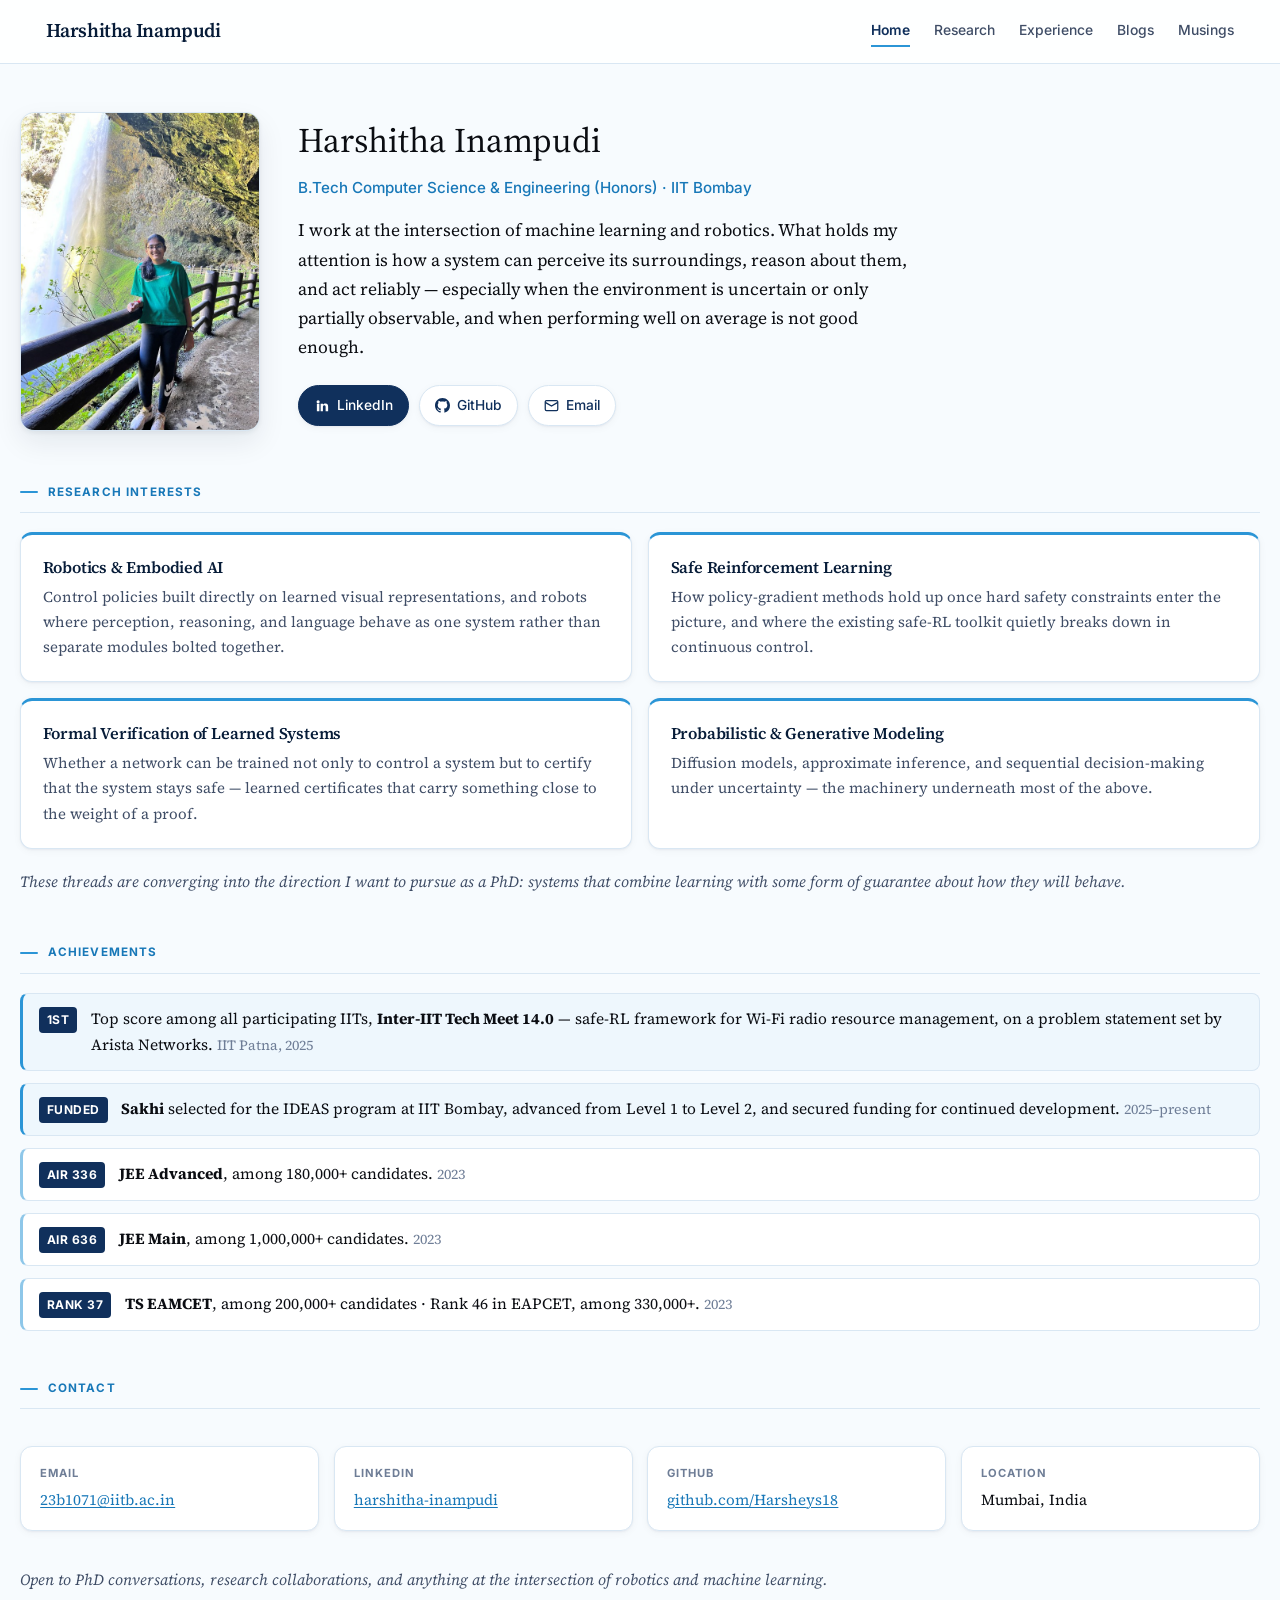
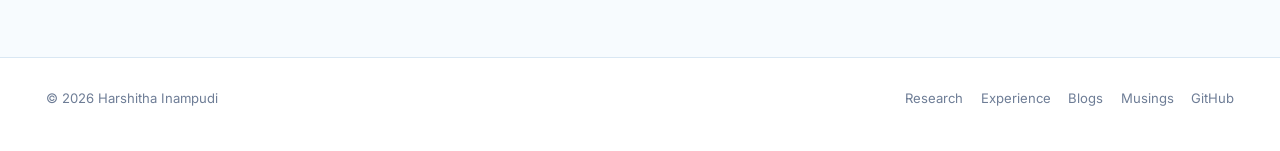
<file: index.html>
<!DOCTYPE html>
<html lang="en">
<head>
    <meta charset="UTF-8">
    <meta name="viewport" content="width=device-width, initial-scale=1.0, viewport-fit=cover">
    <meta name="theme-color" content="#f7fbfe">
    <meta name="description" content="Harshitha Inampudi - undergraduate researcher at IIT Bombay working on robotics, safe reinforcement learning, and formal verification of learned systems.">
    <title>Harshitha Inampudi</title>
    <link rel="preconnect" href="https://fonts.googleapis.com">
    <link rel="preconnect" href="https://fonts.gstatic.com" crossorigin>
    <link href="https://fonts.googleapis.com/css2?family=Source+Serif+4:ital,opsz,wght@0,8..60,400;0,8..60,600;1,8..60,400&family=Inter:wght@400;500;600;700&family=JetBrains+Mono:wght@500;600&display=swap" rel="stylesheet">
    <link rel="stylesheet" href="styles.css">
</head>
<body>
    <header class="site-header">
        <div class="page header-row">
            <a href="index.html" class="site-title">Harshitha Inampudi</a>
            <nav class="site-nav">
                <a class="active" href="index.html">Home</a>
                <a href="research.html">Research</a>
                <a href="experience.html">Experience</a>
                <a href="blogs.html">Blogs</a>
                <a href="musings.html">Musings</a>
            </nav>
        </div>
    </header>

    <main class="page main">
        <h1 class="sr-only">Harshitha Inampudi</h1>

        <section class="hero">
            <div class="hero-photo">
                <img src="images/profile.jpg" alt="Harshitha Inampudi">
            </div>
            <div>
                <p class="hero-name">Harshitha Inampudi</p>
                <p class="hero-role">B.Tech Computer Science &amp; Engineering (Honors) &middot; IIT Bombay</p>
                <p class="hero-lede">
                    I work at the intersection of machine learning and robotics. What holds my attention is
                    how a system can perceive its surroundings, reason about them, and act reliably &mdash;
                    especially when the environment is uncertain or only partially observable, and when
                    performing well on average is not good enough.
                </p>
                <div class="link-row">
                    <a class="btn btn-primary" href="https://www.linkedin.com/in/harshitha-inampudi-69a831293/" target="_blank" rel="noopener noreferrer">
                        <svg viewBox="0 0 24 24" fill="currentColor" aria-hidden="true"><path d="M4.98 3.5a2.5 2.5 0 1 1 0 5 2.5 2.5 0 0 1 0-5zM3 9h4v12H3zM9 9h3.8v1.7h.05c.53-.95 1.83-1.95 3.77-1.95C20.4 8.75 21 11 21 14.1V21h-4v-6.1c0-1.45-.03-3.3-2.02-3.3-2.02 0-2.33 1.57-2.33 3.2V21H9z"/></svg>
                        LinkedIn
                    </a>
                    <a class="btn" href="https://github.com/Harsheys18" target="_blank" rel="noopener noreferrer">
                        <svg viewBox="0 0 16 16" fill="currentColor" aria-hidden="true"><path d="M8 0C3.58 0 0 3.58 0 8c0 3.54 2.29 6.53 5.47 7.59.4.07.55-.17.55-.38 0-.19-.01-.82-.01-1.49-2.01.37-2.53-.49-2.69-.94-.09-.23-.48-.94-.82-1.13-.28-.15-.68-.52-.01-.53.63-.01 1.08.58 1.23.82.72 1.21 1.87.87 2.33.66.07-.52.28-.87.51-1.07-1.78-.2-3.64-.89-3.64-3.95 0-.87.31-1.59.82-2.15-.08-.2-.36-1.02.08-2.12 0 0 .67-.21 2.2.82.64-.18 1.32-.27 2-.27s1.36.09 2 .27c1.53-1.04 2.2-.82 2.2-.82.44 1.1.16 1.92.08 2.12.51.56.82 1.27.82 2.15 0 3.07-1.87 3.75-3.65 3.95.29.25.54.73.54 1.48 0 1.07-.01 1.93-.01 2.2 0 .21.15.46.55.38A8.01 8.01 0 0 0 16 8c0-4.42-3.58-8-8-8z"/></svg>
                        GitHub
                    </a>
                    <a class="btn" href="mailto:23b1071@iitb.ac.in">
                        <svg viewBox="0 0 24 24" fill="none" stroke="currentColor" stroke-width="2" aria-hidden="true"><rect x="2" y="4" width="20" height="16" rx="2"/><path d="m2 7 10 6 10-6"/></svg>
                        Email
                    </a>
                </div>
            </div>
        </section>

        <section>
            <p class="section-label">Research Interests</p>
            <div class="interest-grid">
                <article class="interest-card">
                    <h3>Robotics &amp; Embodied AI</h3>
                    <p>Control policies built directly on learned visual representations, and robots where
                    perception, reasoning, and language behave as one system rather than separate modules
                    bolted together.</p>
                </article>
                <article class="interest-card">
                    <h3>Safe Reinforcement Learning</h3>
                    <p>How policy-gradient methods hold up once hard safety constraints enter the picture,
                    and where the existing safe-RL toolkit quietly breaks down in continuous control.</p>
                </article>
                <article class="interest-card">
                    <h3>Formal Verification of Learned Systems</h3>
                    <p>Whether a network can be trained not only to control a system but to certify that the
                    system stays safe &mdash; learned certificates that carry something close to the weight
                    of a proof.</p>
                </article>
                <article class="interest-card">
                    <h3>Probabilistic &amp; Generative Modeling</h3>
                    <p>Diffusion models, approximate inference, and sequential decision-making under
                    uncertainty &mdash; the machinery underneath most of the above.</p>
                </article>
            </div>
            <p class="section-note" style="margin-top: 1.3rem; margin-bottom: 0;">
                These threads are converging into the direction I want to pursue as a PhD: systems that
                combine learning with some form of guarantee about how they will behave.
            </p>
        </section>

        <section>
            <p class="section-label">Achievements</p>
            <ul class="achieve-list">
                <li class="is-highlight">
                    <span class="achieve-rank">1st</span>
                    <span>Top score among all participating IITs, <strong>Inter-IIT Tech Meet 14.0</strong> &mdash; safe-RL framework for Wi-Fi radio resource management, on a problem statement set by Arista Networks.
                        <span class="achieve-detail">IIT Patna, 2025</span></span>
                </li>
                <li class="is-highlight">
                    <span class="achieve-rank">Funded</span>
                    <span><strong>Sakhi</strong> selected for the IDEAS program at IIT Bombay, advanced from Level 1 to Level 2, and secured funding for continued development.
                        <span class="achieve-detail">2025&ndash;present</span></span>
                </li>
                <li>
                    <span class="achieve-rank">AIR 336</span>
                    <span><strong>JEE Advanced</strong>, among 180,000+ candidates.
                        <span class="achieve-detail">2023</span></span>
                </li>
                <li>
                    <span class="achieve-rank">AIR 636</span>
                    <span><strong>JEE Main</strong>, among 1,000,000+ candidates.
                        <span class="achieve-detail">2023</span></span>
                </li>
                <li>
                    <span class="achieve-rank">Rank 37</span>
                    <span><strong>TS EAMCET</strong>, among 200,000+ candidates &middot; Rank 46 in EAPCET, among 330,000+.
                        <span class="achieve-detail">2023</span></span>
                </li>
            </ul>
        </section>

        <section>
            <p class="section-label">Contact</p>
            <div class="contact-grid">
                <dl class="contact-item">
                    <dt>Email</dt>
                    <dd><a href="mailto:23b1071@iitb.ac.in">23b1071@iitb.ac.in</a></dd>
                </dl>
                <dl class="contact-item">
                    <dt>LinkedIn</dt>
                    <dd><a href="https://www.linkedin.com/in/harshitha-inampudi-69a831293/" target="_blank" rel="noopener noreferrer">harshitha-inampudi</a></dd>
                </dl>
                <dl class="contact-item">
                    <dt>GitHub</dt>
                    <dd><a href="https://github.com/Harsheys18" target="_blank" rel="noopener noreferrer">github.com/Harsheys18</a></dd>
                </dl>
                <dl class="contact-item">
                    <dt>Location</dt>
                    <dd>Mumbai, India</dd>
                </dl>
            </div>
            <p class="section-note" style="margin-top: 1.2rem; margin-bottom: 0;">
                Open to PhD conversations, research collaborations, and anything at the intersection of
                robotics and machine learning.
            </p>
        </section>
    </main>

    <footer class="site-footer">
        <div class="page footer-row">
            <span>&copy; <span id="year"></span> Harshitha Inampudi</span>
            <nav class="footer-links">
                <a href="research.html">Research</a>
                <a href="experience.html">Experience</a>
                <a href="blogs.html">Blogs</a>
                <a href="musings.html">Musings</a>
                <a href="https://github.com/Harsheys18" target="_blank" rel="noopener noreferrer">GitHub</a>
            </nav>
        </div>
    </footer>

    <script src="script.js"></script>
</body>
</html>
</file>
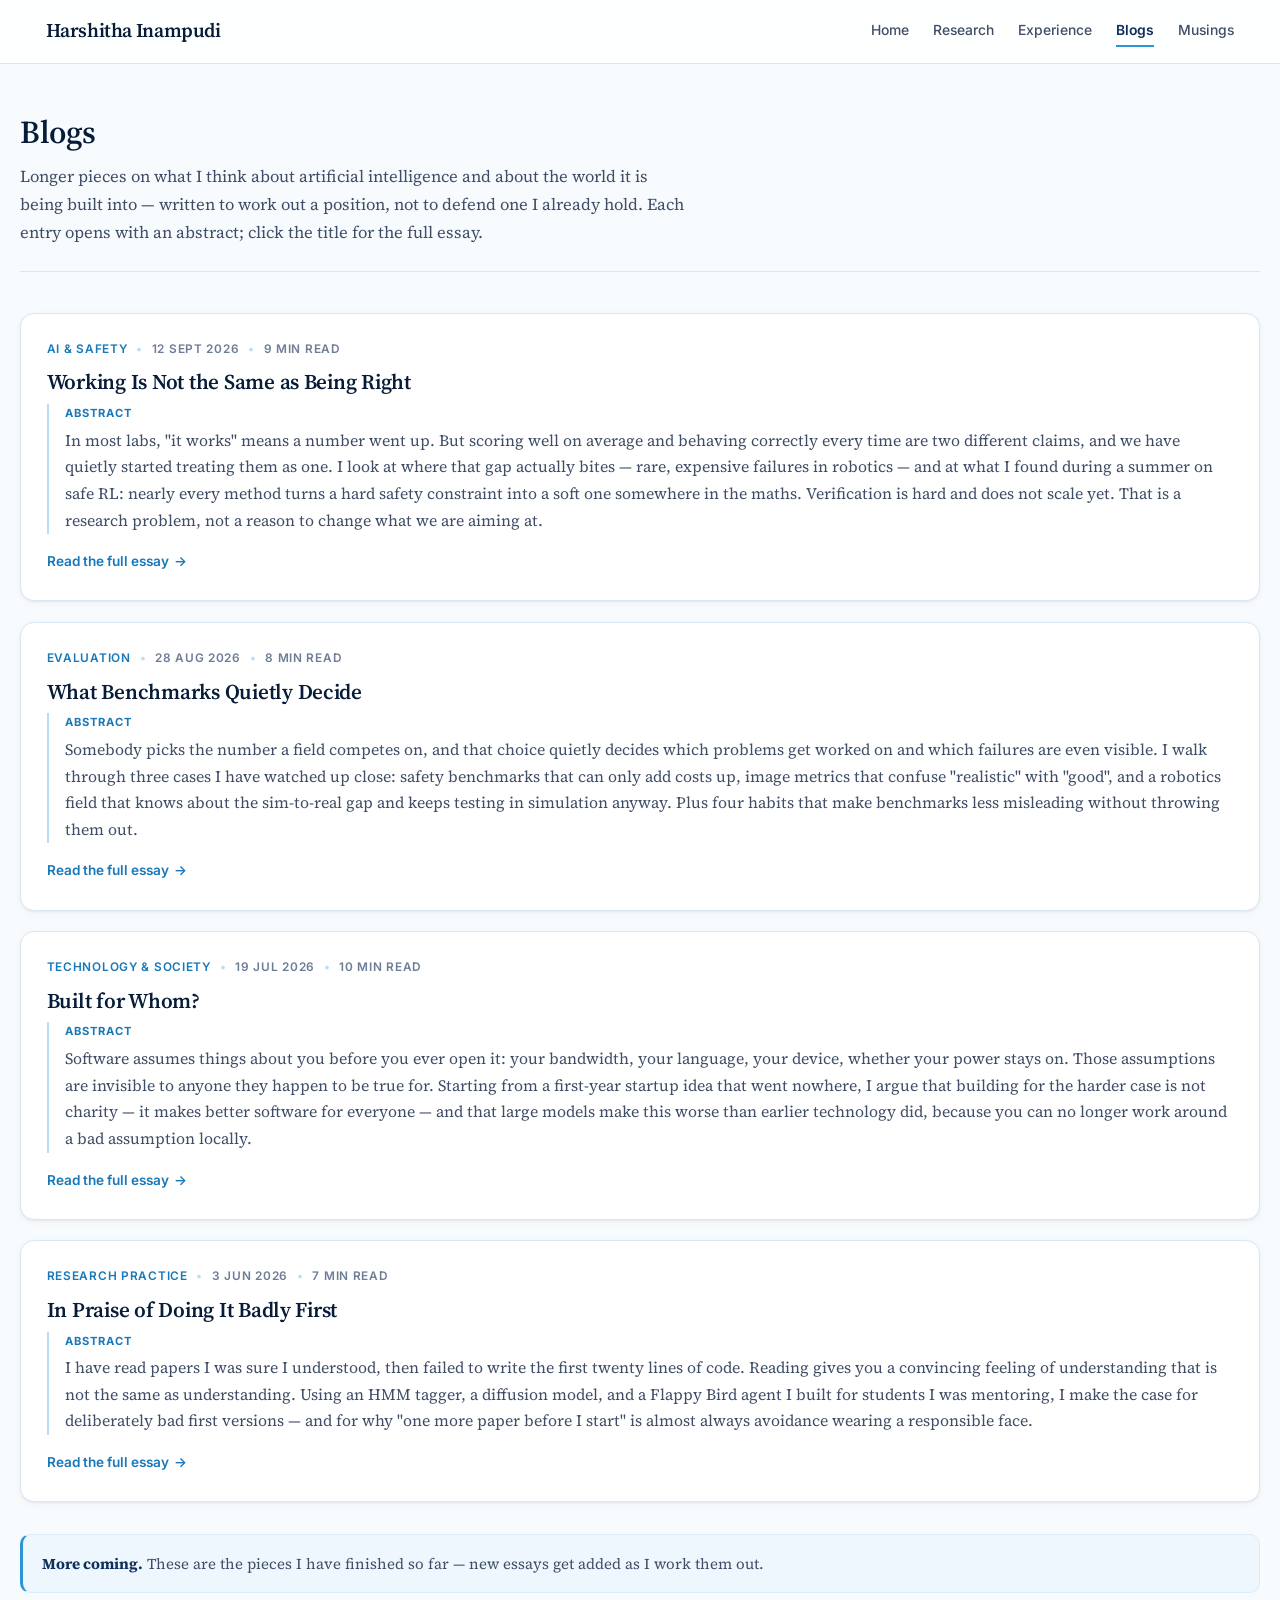
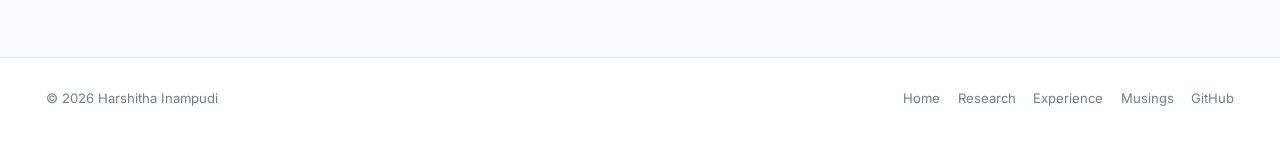
<file: blogs.html>
<!DOCTYPE html>
<html lang="en">
<head>
    <meta charset="UTF-8">
    <meta name="viewport" content="width=device-width, initial-scale=1.0, viewport-fit=cover">
    <meta name="theme-color" content="#f7fbfe">
    <meta name="description" content="Essays by Harshitha Inampudi on artificial intelligence, evaluation, access to technology, and how research actually gets done.">
    <title>Blogs | Harshitha Inampudi</title>
    <link rel="preconnect" href="https://fonts.googleapis.com">
    <link rel="preconnect" href="https://fonts.gstatic.com" crossorigin>
    <link href="https://fonts.googleapis.com/css2?family=Source+Serif+4:ital,opsz,wght@0,8..60,400;0,8..60,600;1,8..60,400&family=Inter:wght@400;500;600;700&family=JetBrains+Mono:wght@500;600&display=swap" rel="stylesheet">
    <link rel="stylesheet" href="styles.css">
</head>
<body>
    <header class="site-header">
        <div class="page header-row">
            <a href="index.html" class="site-title">Harshitha Inampudi</a>
            <nav class="site-nav">
                <a href="index.html">Home</a>
                <a href="research.html">Research</a>
                <a href="experience.html">Experience</a>
                <a class="active" href="blogs.html">Blogs</a>
                <a href="musings.html">Musings</a>
            </nav>
        </div>
    </header>

    <main class="page main">
        <div class="page-head">
            <h1 class="page-title">Blogs</h1>
            <p class="page-intro">
                Longer pieces on what I think about artificial intelligence and about the world it is being
                built into &mdash; written to work out a position, not to defend one I already hold. Each entry
                opens with an abstract; click the title for the full essay.
            </p>
        </div>

        <div class="blog-list">

            <article class="blog-card">
                <p class="blog-kicker"><span class="topic">AI &amp; Safety</span><span class="dot">&bull;</span><span>12 Sept 2026</span><span class="dot">&bull;</span><span>9 min read</span></p>
                <h2><a href="blog/working-is-not-right.html">Working Is Not the Same as Being Right</a></h2>
                <div class="blog-abstract">
                    <span class="label">Abstract</span>
                    In most labs, "it works" means a number went up. But scoring well on average and behaving
                    correctly every time are two different claims, and we have quietly started treating them
                    as one. I look at where that gap actually bites &mdash; rare, expensive failures in
                    robotics &mdash; and at what I found during a summer on safe RL: nearly every method turns
                    a hard safety constraint into a soft one somewhere in the maths. Verification is hard and
                    does not scale yet. That is a research problem, not a reason to change what we are aiming
                    at.
                </div>
                <a class="read-more" href="blog/working-is-not-right.html">Read the full essay</a>
            </article>

            <article class="blog-card">
                <p class="blog-kicker"><span class="topic">Evaluation</span><span class="dot">&bull;</span><span>28 Aug 2026</span><span class="dot">&bull;</span><span>8 min read</span></p>
                <h2><a href="blog/what-benchmarks-decide.html">What Benchmarks Quietly Decide</a></h2>
                <div class="blog-abstract">
                    <span class="label">Abstract</span>
                    Somebody picks the number a field competes on, and that choice quietly decides which
                    problems get worked on and which failures are even visible. I walk through three cases I
                    have watched up close: safety benchmarks that can only add costs up, image metrics that
                    confuse "realistic" with "good", and a robotics field that knows about the sim-to-real gap
                    and keeps testing in simulation anyway. Plus four habits that make benchmarks less
                    misleading without throwing them out.
                </div>
                <a class="read-more" href="blog/what-benchmarks-decide.html">Read the full essay</a>
            </article>

            <article class="blog-card">
                <p class="blog-kicker"><span class="topic">Technology &amp; Society</span><span class="dot">&bull;</span><span>19 Jul 2026</span><span class="dot">&bull;</span><span>10 min read</span></p>
                <h2><a href="blog/built-for-whom.html">Built for Whom?</a></h2>
                <div class="blog-abstract">
                    <span class="label">Abstract</span>
                    Software assumes things about you before you ever open it: your bandwidth, your language,
                    your device, whether your power stays on. Those assumptions are invisible to anyone they
                    happen to be true for. Starting from a first-year startup idea that went nowhere, I argue
                    that building for the harder case is not charity &mdash; it makes better software for
                    everyone &mdash; and that large models make this worse than earlier technology did,
                    because you can no longer work around a bad assumption locally.
                </div>
                <a class="read-more" href="blog/built-for-whom.html">Read the full essay</a>
            </article>

            <article class="blog-card">
                <p class="blog-kicker"><span class="topic">Research Practice</span><span class="dot">&bull;</span><span>3 Jun 2026</span><span class="dot">&bull;</span><span>7 min read</span></p>
                <h2><a href="blog/doing-it-badly-first.html">In Praise of Doing It Badly First</a></h2>
                <div class="blog-abstract">
                    <span class="label">Abstract</span>
                    I have read papers I was sure I understood, then failed to write the first twenty lines of
                    code. Reading gives you a convincing feeling of understanding that is not the same as
                    understanding. Using an HMM tagger, a diffusion model, and a Flappy Bird agent I built for
                    students I was mentoring, I make the case for deliberately bad first versions &mdash; and
                    for why "one more paper before I start" is almost always avoidance wearing a responsible
                    face.
                </div>
                <a class="read-more" href="blog/doing-it-badly-first.html">Read the full essay</a>
            </article>
        </div>

        <p class="callout" style="margin-top: 2rem;">
            <strong>More coming.</strong> These are the pieces I have finished so far &mdash; new essays get
            added as I work them out.
        </p>
    </main>

    <footer class="site-footer">
        <div class="page footer-row">
            <span>&copy; <span id="year"></span> Harshitha Inampudi</span>
            <nav class="footer-links">
                <a href="index.html">Home</a>
                <a href="research.html">Research</a>
                <a href="experience.html">Experience</a>
                <a href="musings.html">Musings</a>
                <a href="https://github.com/Harsheys18" target="_blank" rel="noopener noreferrer">GitHub</a>
            </nav>
        </div>
    </footer>

    <script src="script.js"></script>
</body>
</html>
</file>
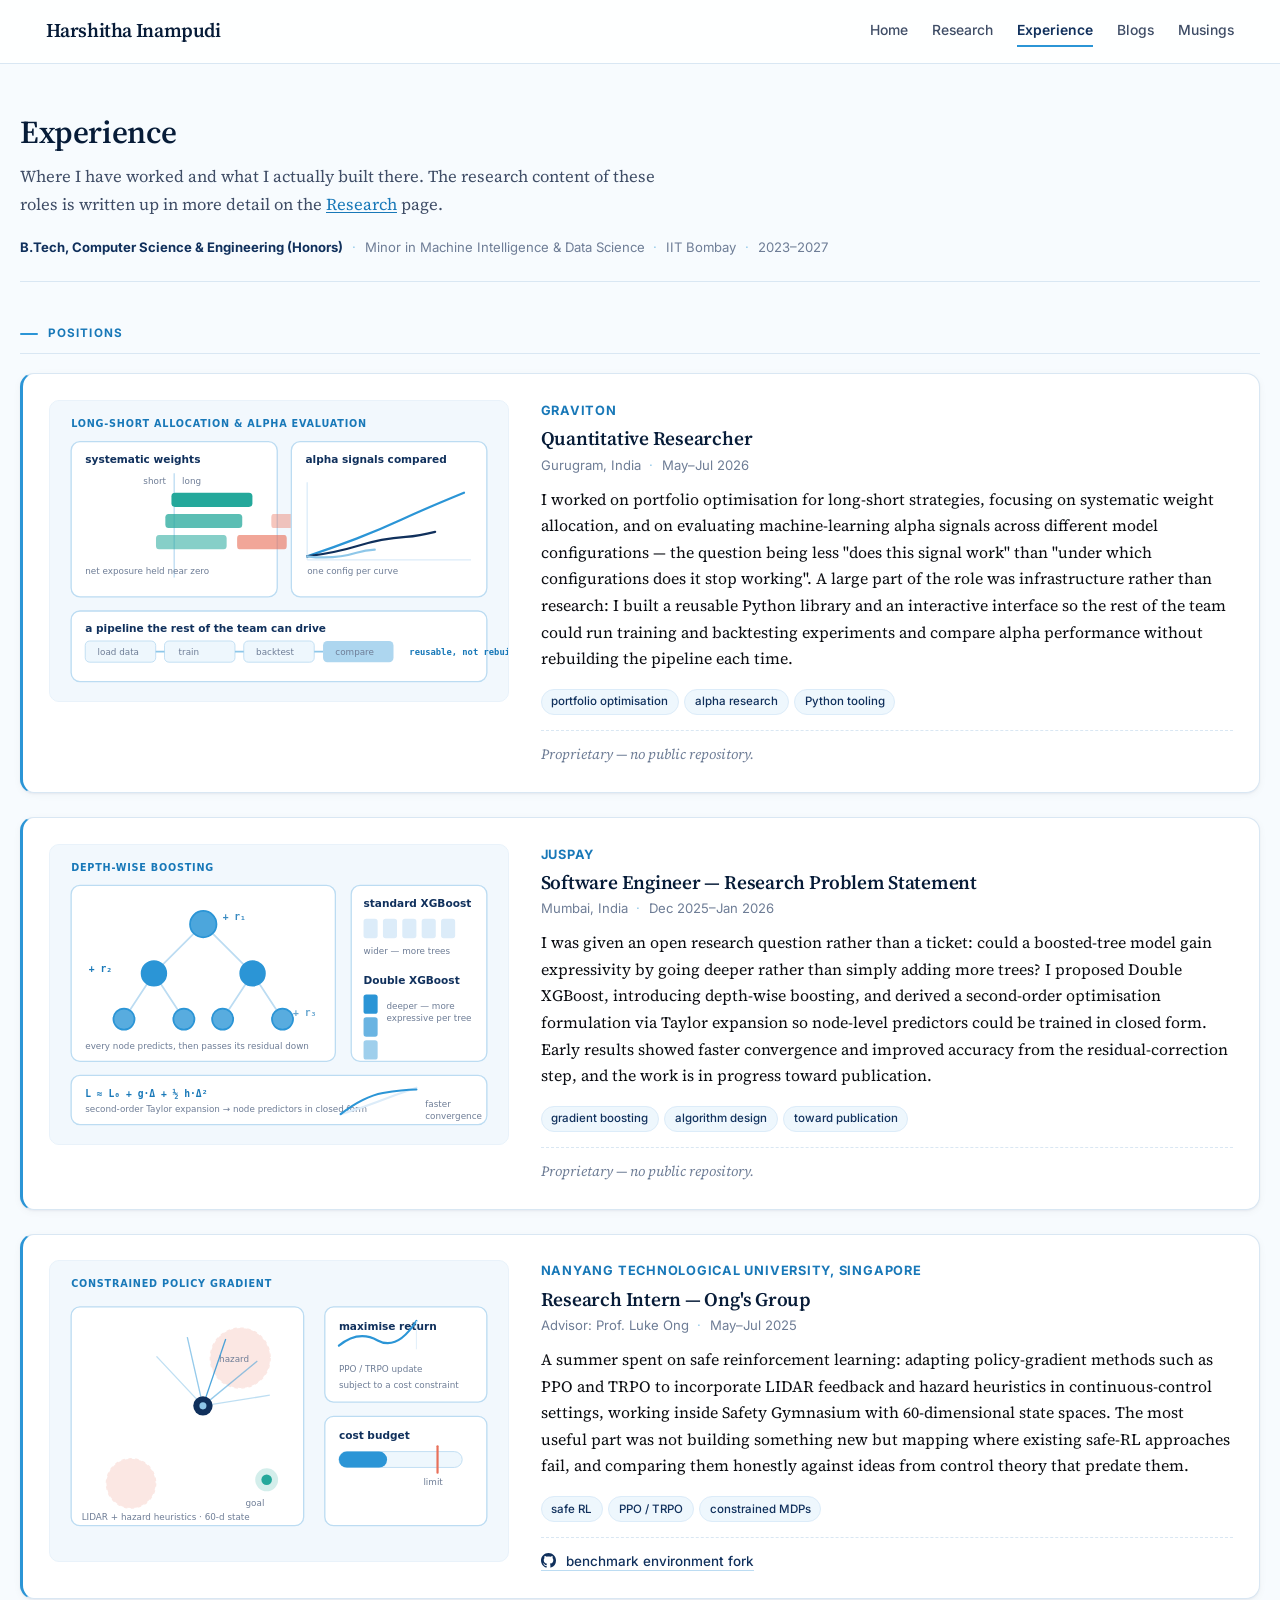
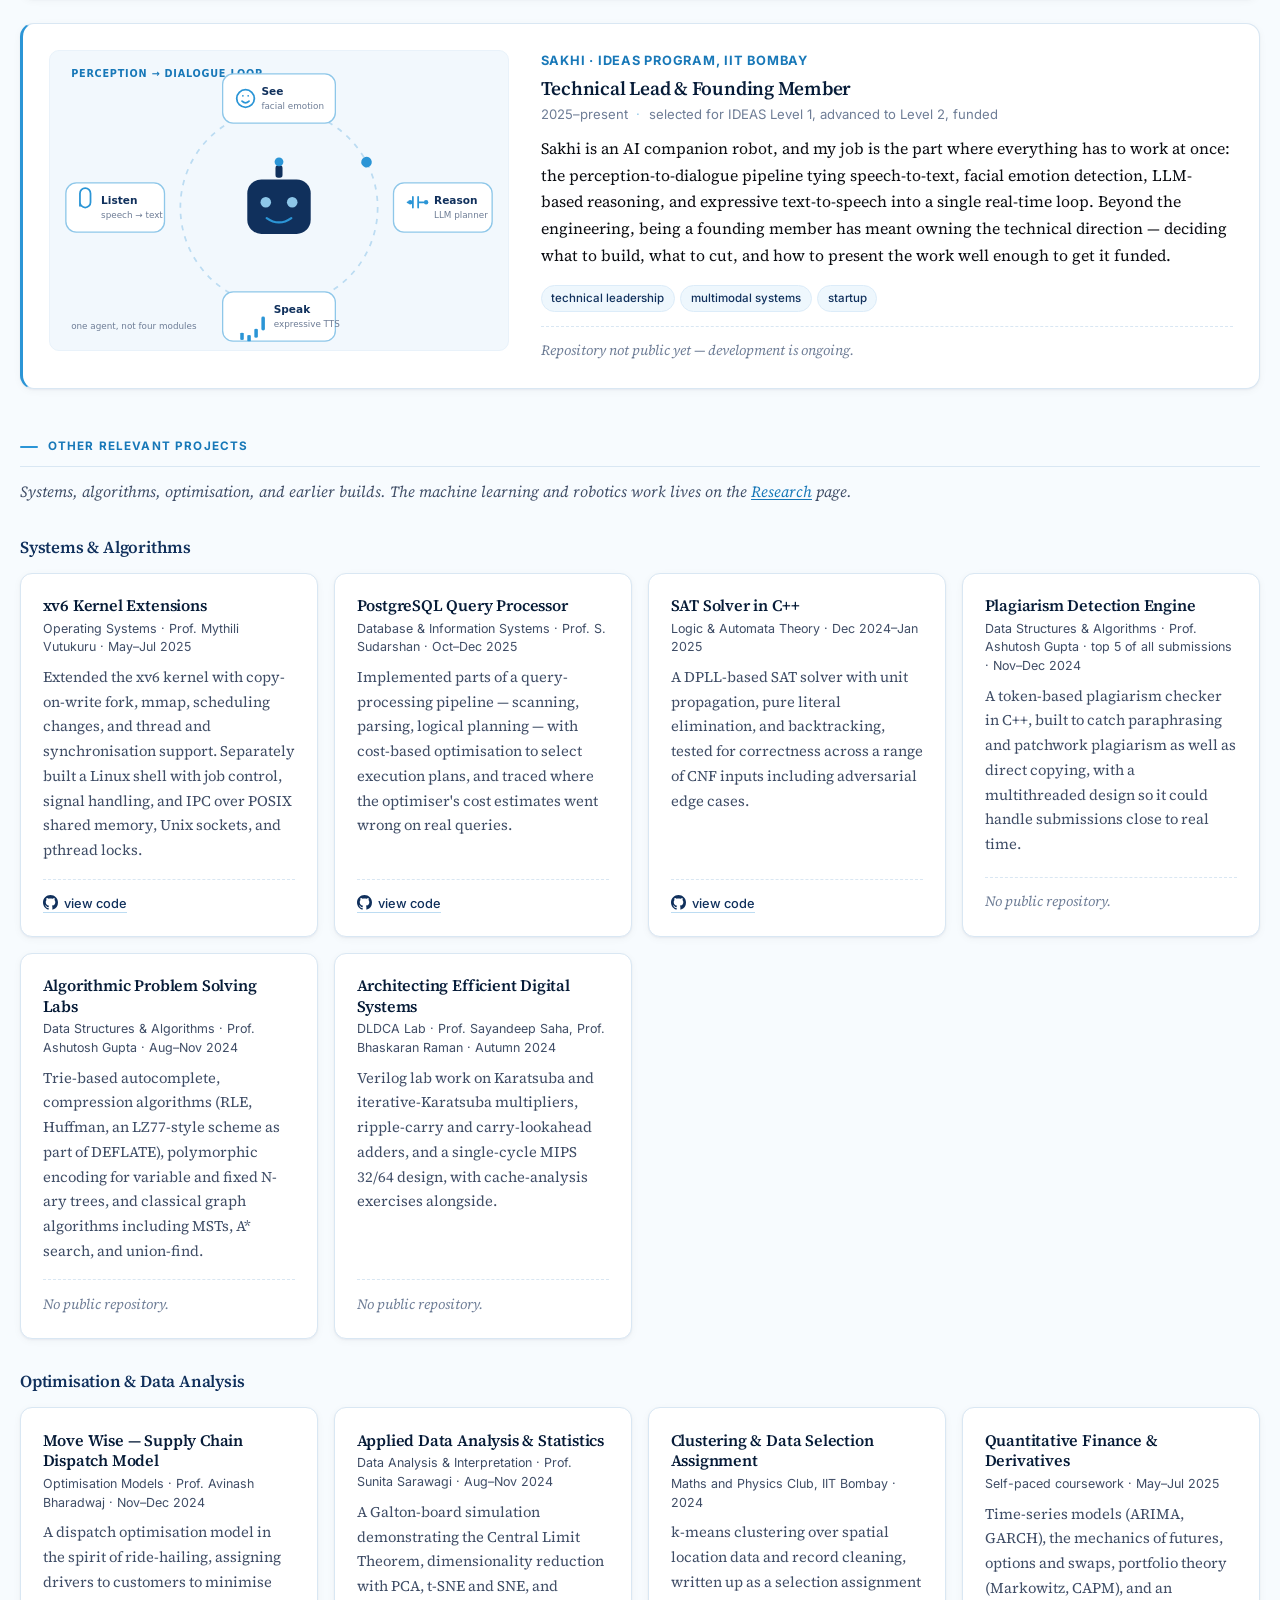
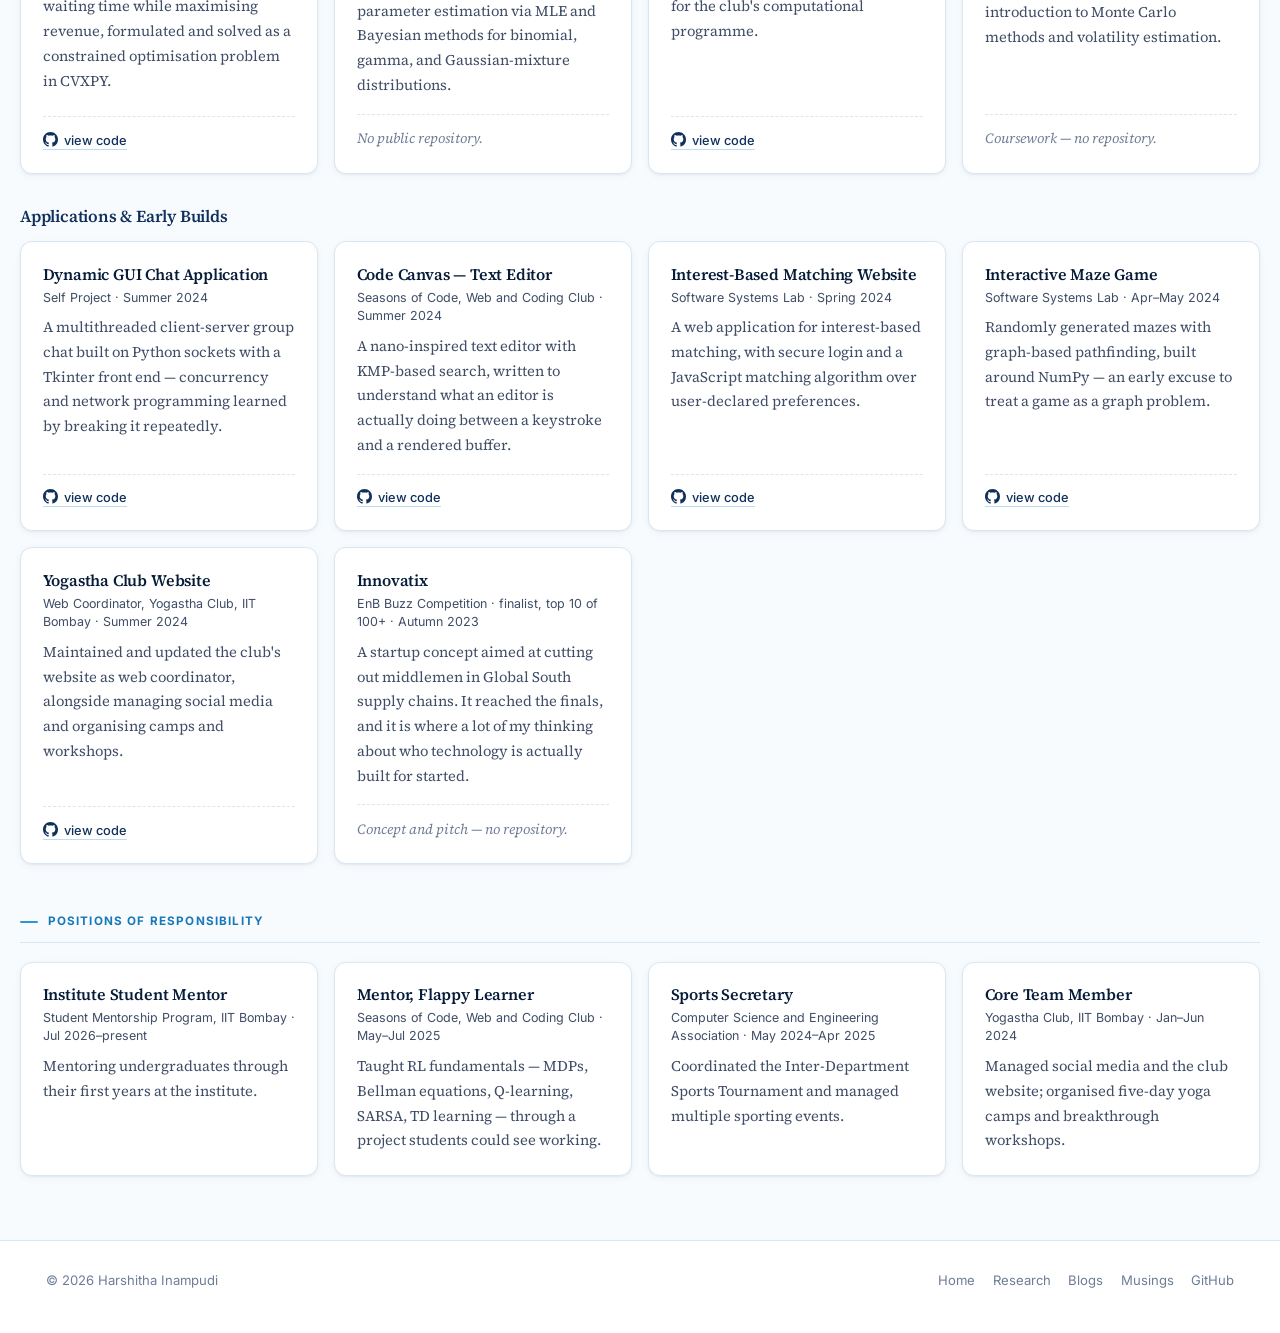
<file: experience.html>
<!DOCTYPE html>
<html lang="en">
<head>
    <meta charset="UTF-8">
    <meta name="viewport" content="width=device-width, initial-scale=1.0, viewport-fit=cover">
    <meta name="theme-color" content="#f7fbfe">
    <meta name="description" content="Experience of Harshitha Inampudi: quantitative research at Graviton, algorithm research at Juspay, safe reinforcement learning at NTU Singapore, and technical lead of the Sakhi companion robot.">
    <title>Experience | Harshitha Inampudi</title>
    <link rel="preconnect" href="https://fonts.googleapis.com">
    <link rel="preconnect" href="https://fonts.gstatic.com" crossorigin>
    <link href="https://fonts.googleapis.com/css2?family=Source+Serif+4:ital,opsz,wght@0,8..60,400;0,8..60,600;1,8..60,400&family=Inter:wght@400;500;600;700&family=JetBrains+Mono:wght@500;600&display=swap" rel="stylesheet">
    <link rel="stylesheet" href="styles.css">
</head>
<body>
    <header class="site-header">
        <div class="page header-row">
            <a href="index.html" class="site-title">Harshitha Inampudi</a>
            <nav class="site-nav">
                <a href="index.html">Home</a>
                <a href="research.html">Research</a>
                <a class="active" href="experience.html">Experience</a>
                <a href="blogs.html">Blogs</a>
                <a href="musings.html">Musings</a>
            </nav>
        </div>
    </header>

    <main class="page main">
        <div class="page-head">
            <h1 class="page-title">Experience</h1>
            <p class="page-intro">
                Where I have worked and what I actually built there. The research content of these roles is
                written up in more detail on the <a href="research.html">Research</a> page.
            </p>
            <p class="project-meta edu-line">
                <strong>B.Tech, Computer Science &amp; Engineering (Honors)</strong>
                <span class="sep">&middot;</span> Minor in Machine Intelligence &amp; Data Science
                <span class="sep">&middot;</span> IIT Bombay <span class="sep">&middot;</span> 2023&ndash;2027
            </p>
        </div>

        <section>
            <p class="section-label">Positions</p>
            <div class="project-list">

                <article class="project role">
                    <figure class="project-figure"><img src="assets/viz/graviton.svg" alt="Diagram of long-short portfolio construction with systematic weights, several alpha signal curves compared across model configurations, and a reusable load-train-backtest-compare pipeline." loading="lazy"></figure>
                    <div>
                        <p class="role-org">Graviton</p>
                        <h3 class="project-title">Quantitative Researcher</h3>
                        <p class="project-meta">Gurugram, India <span class="sep">&middot;</span> May&ndash;Jul 2026</p>
                        <p class="project-body">
                            I worked on portfolio optimisation for long-short strategies, focusing on systematic
                            weight allocation, and on evaluating machine-learning alpha signals across different
                            model configurations &mdash; the question being less "does this signal work" than "under
                            which configurations does it stop working". A large part of the role was infrastructure
                            rather than research: I built a reusable Python library and an interactive interface so
                            the rest of the team could run training and backtesting experiments and compare alpha
                            performance without rebuilding the pipeline each time.
                        </p>
                        <div class="tag-row"><span class="tag">portfolio optimisation</span><span class="tag">alpha research</span><span class="tag">Python tooling</span></div>
                        <p class="repo-line"><span class="repo-none">Proprietary &mdash; no public repository.</span></p>
                    </div>
                </article>

                <article class="project role">
                    <figure class="project-figure"><img src="assets/viz/double-xgboost.svg" alt="Diagram of depth-wise boosting: a tree in which every node carries its own predictor and passes a residual correction further down, contrasted with standard XGBoost adding more trees." loading="lazy"></figure>
                    <div>
                        <p class="role-org">Juspay</p>
                        <h3 class="project-title">Software Engineer &mdash; Research Problem Statement</h3>
                        <p class="project-meta">Mumbai, India <span class="sep">&middot;</span> Dec 2025&ndash;Jan 2026</p>
                        <p class="project-body">
                            I was given an open research question rather than a ticket: could a boosted-tree model
                            gain expressivity by going deeper rather than simply adding more trees? I proposed Double
                            XGBoost, introducing depth-wise boosting, and derived a second-order optimisation
                            formulation via Taylor expansion so node-level predictors could be trained in closed form.
                            Early results showed faster convergence and improved accuracy from the residual-correction
                            step, and the work is in progress toward publication.
                        </p>
                        <div class="tag-row"><span class="tag">gradient boosting</span><span class="tag">algorithm design</span><span class="tag">toward publication</span></div>
                        <p class="repo-line"><span class="repo-none">Proprietary &mdash; no public repository.</span></p>
                    </div>
                </article>

                <article class="project role">
                    <figure class="project-figure"><img src="assets/viz/safe-rl.svg" alt="Diagram of constrained policy gradient: an agent sweeping LIDAR rays through an arena with hazards, and a cost budget bar that clips the update when the safety limit is reached." loading="lazy"></figure>
                    <div>
                        <p class="role-org">Nanyang Technological University, Singapore</p>
                        <h3 class="project-title">Research Intern &mdash; Ong's Group</h3>
                        <p class="project-meta">Advisor: Prof. Luke Ong <span class="sep">&middot;</span> May&ndash;Jul 2025</p>
                        <p class="project-body">
                            A summer spent on safe reinforcement learning: adapting policy-gradient methods such as
                            PPO and TRPO to incorporate LIDAR feedback and hazard heuristics in continuous-control
                            settings, working inside Safety Gymnasium with 60-dimensional state spaces. The most
                            useful part was not building something new but mapping where existing safe-RL approaches
                            fail, and comparing them honestly against ideas from control theory that predate them.
                        </p>
                        <div class="tag-row"><span class="tag">safe RL</span><span class="tag">PPO / TRPO</span><span class="tag">constrained MDPs</span></div>
                        <p class="repo-line">
                            <a class="repo-link" href="https://github.com/Harsheys18/openai-safety-gym" target="_blank" rel="noopener noreferrer">
                                benchmark environment fork
                            </a>
                        </p>
                    </div>
                </article>

                <article class="project role">
                    <figure class="project-figure"><img src="assets/viz/sakhi.svg" alt="Diagram of Sakhi's closed perception-to-dialogue loop: speech to text, facial emotion detection, LLM reasoning and expressive text to speech cycling around a single real-time loop." loading="lazy"></figure>
                    <div>
                        <p class="role-org">Sakhi &middot; IDEAS Program, IIT Bombay</p>
                        <h3 class="project-title">Technical Lead &amp; Founding Member</h3>
                        <p class="project-meta">2025&ndash;present <span class="sep">&middot;</span> selected for IDEAS Level 1, advanced to Level 2, funded</p>
                        <p class="project-body">
                            Sakhi is an AI companion robot, and my job is the part where everything has to work at
                            once: the perception-to-dialogue pipeline tying speech-to-text, facial emotion detection,
                            LLM-based reasoning, and expressive text-to-speech into a single real-time loop. Beyond
                            the engineering, being a founding member has meant owning the technical direction &mdash;
                            deciding what to build, what to cut, and how to present the work well enough to get it
                            funded.
                        </p>
                        <div class="tag-row"><span class="tag">technical leadership</span><span class="tag">multimodal systems</span><span class="tag">startup</span></div>
                        <p class="repo-line"><span class="repo-none">Repository not public yet &mdash; development is ongoing.</span></p>
                    </div>
                </article>
            </div>
        </section>

        <!-- ============ OTHER RELEVANT PROJECTS ============ -->
        <section>
            <p class="section-label">Other Relevant Projects</p>
            <p class="section-note">
                Systems, algorithms, optimisation, and earlier builds. The machine learning and robotics work
                lives on the <a href="research.html">Research</a> page.
            </p>

            <h3 class="subsection-title">Systems &amp; Algorithms</h3>
            <div class="compact-grid">
                <article class="compact-card">
                    <h3>xv6 Kernel Extensions</h3>
                    <p class="project-meta">Operating Systems &middot; Prof. Mythili Vutukuru &middot; May&ndash;Jul 2025</p>
                    <p>Extended the xv6 kernel with copy-on-write fork, mmap, scheduling changes, and thread and synchronisation support. Separately built a Linux shell with job control, signal handling, and IPC over POSIX shared memory, Unix sockets, and pthread locks.</p>
                    <p class="repo-line"><a class="repo-link" href="https://github.com/Harsheys18/xv6-public" target="_blank" rel="noopener noreferrer">view code</a></p>
                </article>

                <article class="compact-card">
                    <h3>PostgreSQL Query Processor</h3>
                    <p class="project-meta">Database &amp; Information Systems &middot; Prof. S. Sudarshan &middot; Oct&ndash;Dec 2025</p>
                    <p>Implemented parts of a query-processing pipeline &mdash; scanning, parsing, logical planning &mdash; with cost-based optimisation to select execution plans, and traced where the optimiser's cost estimates went wrong on real queries.</p>
                    <p class="repo-line"><a class="repo-link" href="https://github.com/Harsheys18/DBIS-Project" target="_blank" rel="noopener noreferrer">view code</a></p>
                </article>

                <article class="compact-card">
                    <h3>SAT Solver in C++</h3>
                    <p class="project-meta">Logic &amp; Automata Theory &middot; Dec 2024&ndash;Jan 2025</p>
                    <p>A DPLL-based SAT solver with unit propagation, pure literal elimination, and backtracking, tested for correctness across a range of CNF inputs including adversarial edge cases.</p>
                    <p class="repo-line"><a class="repo-link" href="https://github.com/Harsheys18/SAT-Solver" target="_blank" rel="noopener noreferrer">view code</a></p>
                </article>

                <article class="compact-card">
                    <h3>Plagiarism Detection Engine</h3>
                    <p class="project-meta">Data Structures &amp; Algorithms &middot; Prof. Ashutosh Gupta &middot; top 5 of all submissions &middot; Nov&ndash;Dec 2024</p>
                    <p>A token-based plagiarism checker in C++, built to catch paraphrasing and patchwork plagiarism as well as direct copying, with a multithreaded design so it could handle submissions close to real time.</p>
                    <p class="repo-line"><span class="repo-none">No public repository.</span></p>
                </article>

                <article class="compact-card">
                    <h3>Algorithmic Problem Solving Labs</h3>
                    <p class="project-meta">Data Structures &amp; Algorithms &middot; Prof. Ashutosh Gupta &middot; Aug&ndash;Nov 2024</p>
                    <p>Trie-based autocomplete, compression algorithms (RLE, Huffman, an LZ77-style scheme as part of DEFLATE), polymorphic encoding for variable and fixed N-ary trees, and classical graph algorithms including MSTs, A* search, and union-find.</p>
                    <p class="repo-line"><span class="repo-none">No public repository.</span></p>
                </article>

                <article class="compact-card">
                    <h3>Architecting Efficient Digital Systems</h3>
                    <p class="project-meta">DLDCA Lab &middot; Prof. Sayandeep Saha, Prof. Bhaskaran Raman &middot; Autumn 2024</p>
                    <p>Verilog lab work on Karatsuba and iterative-Karatsuba multipliers, ripple-carry and carry-lookahead adders, and a single-cycle MIPS 32/64 design, with cache-analysis exercises alongside.</p>
                    <p class="repo-line"><span class="repo-none">No public repository.</span></p>
                </article>
            </div>

            <h3 class="subsection-title">Optimisation &amp; Data Analysis</h3>
            <div class="compact-grid">
                <article class="compact-card">
                    <h3>Move Wise &mdash; Supply Chain Dispatch Model</h3>
                    <p class="project-meta">Optimisation Models &middot; Prof. Avinash Bharadwaj &middot; Nov&ndash;Dec 2024</p>
                    <p>A dispatch optimisation model in the spirit of ride-hailing, assigning drivers to customers to minimise waiting time while maximising revenue, formulated and solved as a constrained optimisation problem in CVXPY.</p>
                    <p class="repo-line"><a class="repo-link" href="https://github.com/Harsheys18/Uber-like-Optimization-Model" target="_blank" rel="noopener noreferrer">view code</a></p>
                </article>

                <article class="compact-card">
                    <h3>Applied Data Analysis &amp; Statistics</h3>
                    <p class="project-meta">Data Analysis &amp; Interpretation &middot; Prof. Sunita Sarawagi &middot; Aug&ndash;Nov 2024</p>
                    <p>A Galton-board simulation demonstrating the Central Limit Theorem, dimensionality reduction with PCA, t-SNE and SNE, and parameter estimation via MLE and Bayesian methods for binomial, gamma, and Gaussian-mixture distributions.</p>
                    <p class="repo-line"><span class="repo-none">No public repository.</span></p>
                </article>

                <article class="compact-card">
                    <h3>Clustering &amp; Data Selection Assignment</h3>
                    <p class="project-meta">Maths and Physics Club, IIT Bombay &middot; 2024</p>
                    <p>k-means clustering over spatial location data and record cleaning, written up as a selection assignment for the club's computational programme.</p>
                    <p class="repo-line"><a class="repo-link" href="https://github.com/Harsheys18/MnP-CPP24" target="_blank" rel="noopener noreferrer">view code</a></p>
                </article>

                <article class="compact-card">
                    <h3>Quantitative Finance &amp; Derivatives</h3>
                    <p class="project-meta">Self-paced coursework &middot; May&ndash;Jul 2025</p>
                    <p>Time-series models (ARIMA, GARCH), the mechanics of futures, options and swaps, portfolio theory (Markowitz, CAPM), and an introduction to Monte Carlo methods and volatility estimation.</p>
                    <p class="repo-line"><span class="repo-none">Coursework &mdash; no repository.</span></p>
                </article>
            </div>

            <h3 class="subsection-title">Applications &amp; Early Builds</h3>
            <div class="compact-grid">
                <article class="compact-card">
                    <h3>Dynamic GUI Chat Application</h3>
                    <p class="project-meta">Self Project &middot; Summer 2024</p>
                    <p>A multithreaded client-server group chat built on Python sockets with a Tkinter front end &mdash; concurrency and network programming learned by breaking it repeatedly.</p>
                    <p class="repo-line"><a class="repo-link" href="https://github.com/Harsheys18/GUI-Group-chat-design-using-Python" target="_blank" rel="noopener noreferrer">view code</a></p>
                </article>

                <article class="compact-card">
                    <h3>Code Canvas &mdash; Text Editor</h3>
                    <p class="project-meta">Seasons of Code, Web and Coding Club &middot; Summer 2024</p>
                    <p>A nano-inspired text editor with KMP-based search, written to understand what an editor is actually doing between a keystroke and a rendered buffer.</p>
                    <p class="repo-line"><a class="repo-link" href="https://github.com/Harsheys18/SOC-Codecanvas" target="_blank" rel="noopener noreferrer">view code</a></p>
                </article>

                <article class="compact-card">
                    <h3>Interest-Based Matching Website</h3>
                    <p class="project-meta">Software Systems Lab &middot; Spring 2024</p>
                    <p>A web application for interest-based matching, with secure login and a JavaScript matching algorithm over user-declared preferences.</p>
                    <p class="repo-line"><a class="repo-link" href="https://github.com/Harsheys18/CS108_Social_Matching_Website" target="_blank" rel="noopener noreferrer">view code</a></p>
                </article>

                <article class="compact-card">
                    <h3>Interactive Maze Game</h3>
                    <p class="project-meta">Software Systems Lab &middot; Apr&ndash;May 2024</p>
                    <p>Randomly generated mazes with graph-based pathfinding, built around NumPy &mdash; an early excuse to treat a game as a graph problem.</p>
                    <p class="repo-line"><a class="repo-link" href="https://github.com/Harsheys18/CS-Project-Maze-Game" target="_blank" rel="noopener noreferrer">view code</a></p>
                </article>

                <article class="compact-card">
                    <h3>Yogastha Club Website</h3>
                    <p class="project-meta">Web Coordinator, Yogastha Club, IIT Bombay &middot; Summer 2024</p>
                    <p>Maintained and updated the club's website as web coordinator, alongside managing social media and organising camps and workshops.</p>
                    <p class="repo-line"><a class="repo-link" href="https://github.com/Harsheys18/Yogastha_myversion" target="_blank" rel="noopener noreferrer">view code</a></p>
                </article>

                <article class="compact-card">
                    <h3>Innovatix</h3>
                    <p class="project-meta">EnB Buzz Competition &middot; finalist, top 10 of 100+ &middot; Autumn 2023</p>
                    <p>A startup concept aimed at cutting out middlemen in Global South supply chains. It reached the finals, and it is where a lot of my thinking about who technology is actually built for started.</p>
                    <p class="repo-line"><span class="repo-none">Concept and pitch &mdash; no repository.</span></p>
                </article>
            </div>
        </section>

        <section>
            <p class="section-label">Positions of Responsibility</p>
            <div class="compact-grid">
                <article class="compact-card">
                    <h3>Institute Student Mentor</h3>
                    <p class="project-meta">Student Mentorship Program, IIT Bombay &middot; Jul 2026&ndash;present</p>
                    <p>Mentoring undergraduates through their first years at the institute.</p>
                </article>
                <article class="compact-card">
                    <h3>Mentor, Flappy Learner</h3>
                    <p class="project-meta">Seasons of Code, Web and Coding Club &middot; May&ndash;Jul 2025</p>
                    <p>Taught RL fundamentals &mdash; MDPs, Bellman equations, Q-learning, SARSA, TD learning &mdash; through a project students could see working.</p>
                </article>
                <article class="compact-card">
                    <h3>Sports Secretary</h3>
                    <p class="project-meta">Computer Science and Engineering Association &middot; May 2024&ndash;Apr 2025</p>
                    <p>Coordinated the Inter-Department Sports Tournament and managed multiple sporting events.</p>
                </article>
                <article class="compact-card">
                    <h3>Core Team Member</h3>
                    <p class="project-meta">Yogastha Club, IIT Bombay &middot; Jan&ndash;Jun 2024</p>
                    <p>Managed social media and the club website; organised five-day yoga camps and breakthrough workshops.</p>
                </article>
            </div>
        </section>
    </main>

    <footer class="site-footer">
        <div class="page footer-row">
            <span>&copy; <span id="year"></span> Harshitha Inampudi</span>
            <nav class="footer-links">
                <a href="index.html">Home</a>
                <a href="research.html">Research</a>
                <a href="blogs.html">Blogs</a>
                <a href="musings.html">Musings</a>
                <a href="https://github.com/Harsheys18" target="_blank" rel="noopener noreferrer">GitHub</a>
            </nav>
        </div>
    </footer>

    <script src="script.js"></script>
</body>
</html>
</file>
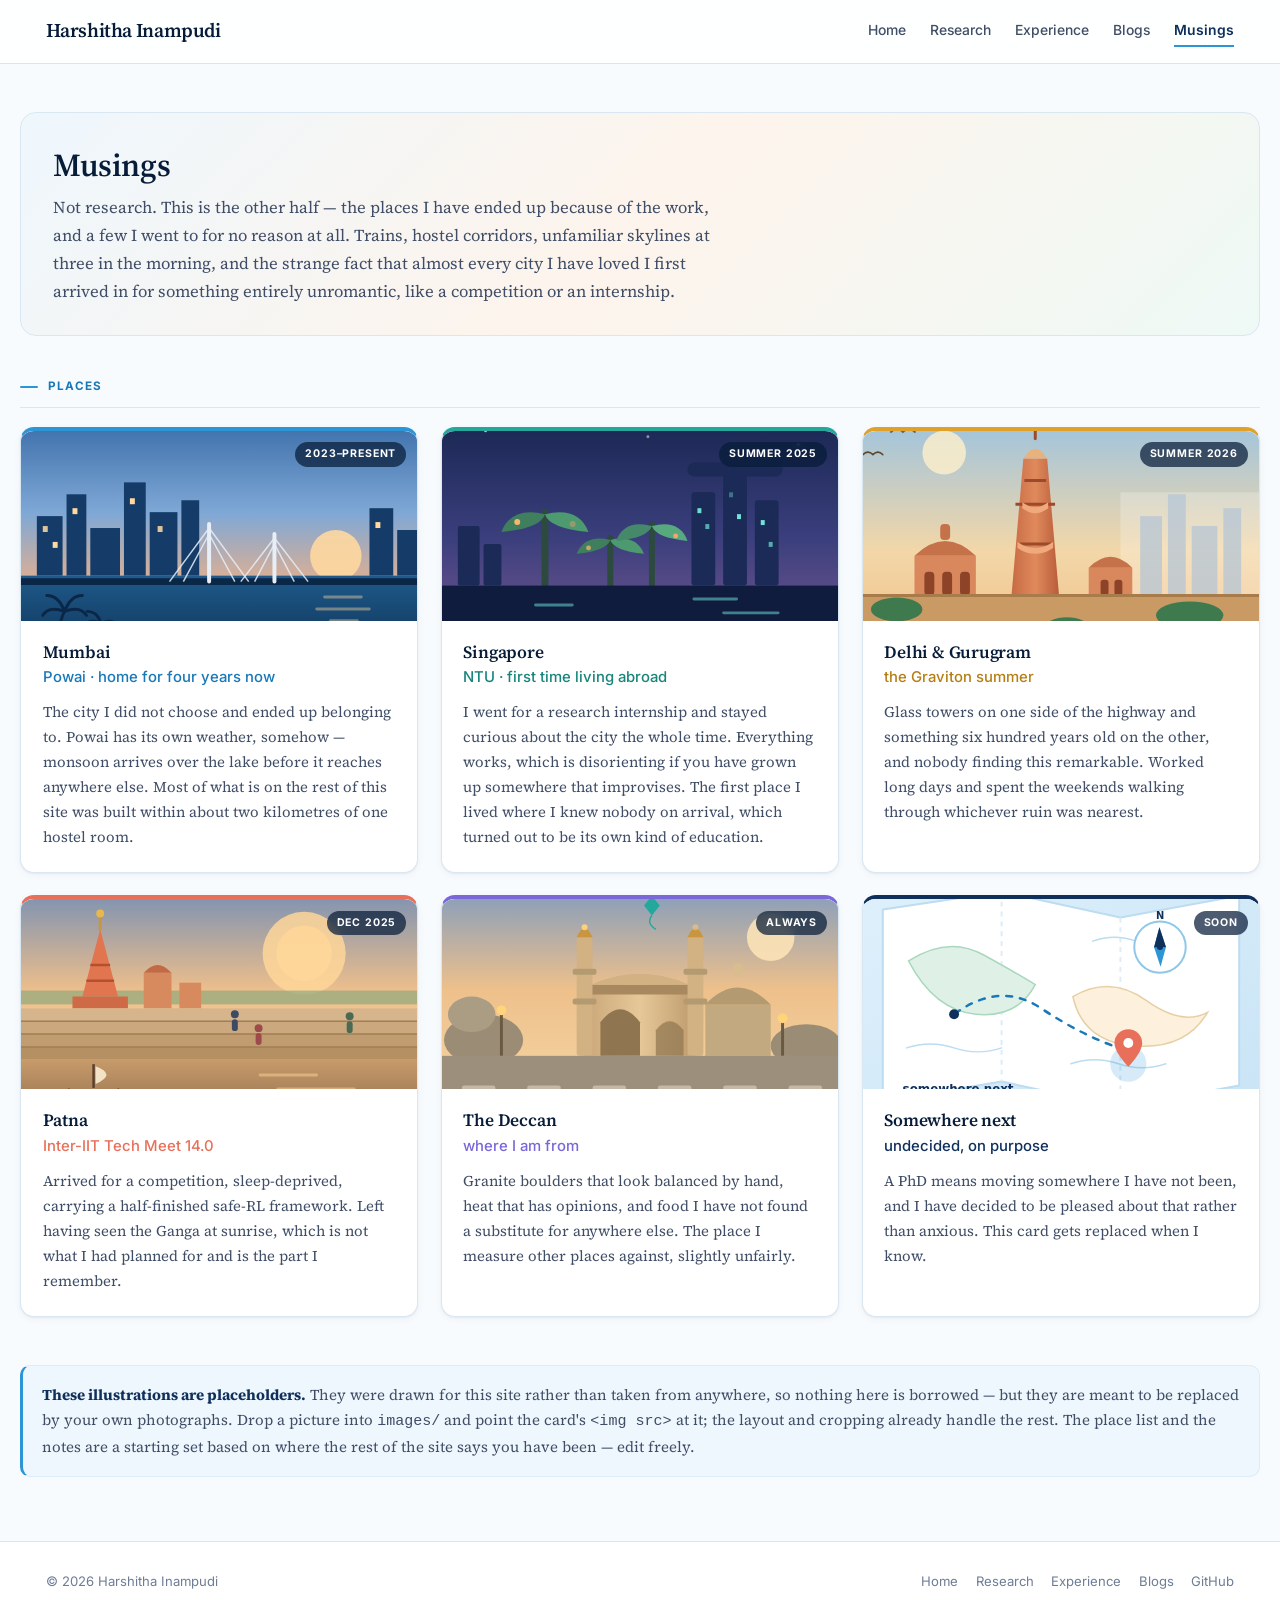
<file: musings.html>
<!DOCTYPE html>
<html lang="en">
<head>
    <meta charset="UTF-8">
    <meta name="viewport" content="width=device-width, initial-scale=1.0, viewport-fit=cover">
    <meta name="theme-color" content="#f7fbfe">
    <meta name="description" content="Musings by Harshitha Inampudi - places travelled to, pictures taken, and the notes that came with them.">
    <title>Musings | Harshitha Inampudi</title>
    <link rel="preconnect" href="https://fonts.googleapis.com">
    <link rel="preconnect" href="https://fonts.gstatic.com" crossorigin>
    <link href="https://fonts.googleapis.com/css2?family=Source+Serif+4:ital,opsz,wght@0,8..60,400;0,8..60,600;1,8..60,400&family=Inter:wght@400;500;600;700&family=JetBrains+Mono:wght@500;600&display=swap" rel="stylesheet">
    <link rel="stylesheet" href="styles.css">
</head>
<body>
    <header class="site-header">
        <div class="page header-row">
            <a href="index.html" class="site-title">Harshitha Inampudi</a>
            <nav class="site-nav">
                <a href="index.html">Home</a>
                <a href="research.html">Research</a>
                <a href="experience.html">Experience</a>
                <a href="blogs.html">Blogs</a>
                <a class="active" href="musings.html">Musings</a>
            </nav>
        </div>
    </header>

    <main class="page main">
        <div class="musings-hero">
            <h1 class="page-title">Musings</h1>
            <p class="page-intro">
                Not research. This is the other half &mdash; the places I have ended up because of the work,
                and a few I went to for no reason at all. Trains, hostel corridors, unfamiliar skylines at
                three in the morning, and the strange fact that almost every city I have loved I first arrived
                in for something entirely unromantic, like a competition or an internship.
            </p>
        </div>

        <section style="margin-top: 0;">
            <p class="section-label">Places</p>
            <div class="travel-grid">

                <article class="postcard t-sky">
                    <div class="postcard-img">
                        <img src="assets/viz/place-mumbai.svg" alt="Illustration of Mumbai at dusk: the cable-stayed sea link over the water, towers behind it, and palms along the shore." loading="lazy">
                        <span class="postcard-stamp">2023&ndash;present</span>
                    </div>
                    <div class="postcard-body">
                        <h3 class="postcard-place">Mumbai</h3>
                        <p class="postcard-where">Powai &middot; home for four years now</p>
                        <p>
                            The city I did not choose and ended up belonging to. Powai has its own weather,
                            somehow &mdash; monsoon arrives over the lake before it reaches anywhere else.
                            Most of what is on the rest of this site was built within about two kilometres of
                            one hostel room.
                        </p>
                    </div>
                </article>

                <article class="postcard t-teal">
                    <div class="postcard-img">
                        <img src="assets/viz/place-singapore.svg" alt="Illustration of Singapore after dark: lit supertree structures, glass towers around a bay, and their reflection in the water." loading="lazy">
                        <span class="postcard-stamp">Summer 2025</span>
                    </div>
                    <div class="postcard-body">
                        <h3 class="postcard-place">Singapore</h3>
                        <p class="postcard-where">NTU &middot; first time living abroad</p>
                        <p>
                            I went for a research internship and stayed curious about the city the whole time.
                            Everything works, which is disorienting if you have grown up somewhere that
                            improvises. The first place I lived where I knew nobody on arrival, which turned
                            out to be its own kind of education.
                        </p>
                    </div>
                </article>

                <article class="postcard t-amber">
                    <div class="postcard-img">
                        <img src="assets/viz/place-delhi.svg" alt="Illustration of Delhi: a sandstone minaret and domed pavilions under a warm afternoon sky, with glass office towers rising behind them." loading="lazy">
                        <span class="postcard-stamp">Summer 2026</span>
                    </div>
                    <div class="postcard-body">
                        <h3 class="postcard-place">Delhi &amp; Gurugram</h3>
                        <p class="postcard-where">the Graviton summer</p>
                        <p>
                            Glass towers on one side of the highway and something six hundred years old on the
                            other, and nobody finding this remarkable. Worked long days and spent the weekends
                            walking through whichever ruin was nearest.
                        </p>
                    </div>
                </article>

                <article class="postcard t-coral">
                    <div class="postcard-img">
                        <img src="assets/viz/place-patna.svg" alt="Illustration of a river town at sunrise: stepped ghats down to a wide river, small boats, and a temple spire catching first light." loading="lazy">
                        <span class="postcard-stamp">Dec 2025</span>
                    </div>
                    <div class="postcard-body">
                        <h3 class="postcard-place">Patna</h3>
                        <p class="postcard-where">Inter-IIT Tech Meet 14.0</p>
                        <p>
                            Arrived for a competition, sleep-deprived, carrying a half-finished safe-RL
                            framework. Left having seen the Ganga at sunrise, which is not what I had planned
                            for and is the part I remember.
                        </p>
                    </div>
                </article>

                <article class="postcard t-violet">
                    <div class="postcard-img">
                        <img src="assets/viz/place-hyderabad.svg" alt="Illustration of an old Deccan city at golden hour: a four-arched monument with tall minarets at a crossroads, granite boulders and a dome behind it." loading="lazy">
                        <span class="postcard-stamp">always</span>
                    </div>
                    <div class="postcard-body">
                        <h3 class="postcard-place">The Deccan</h3>
                        <p class="postcard-where">where I am from</p>
                        <p>
                            Granite boulders that look balanced by hand, heat that has opinions, and food I
                            have not found a substitute for anywhere else. The place I measure other places
                            against, slightly unfairly.
                        </p>
                    </div>
                </article>

                <article class="postcard t-navy">
                    <div class="postcard-img">
                        <img src="assets/viz/place-next.svg" alt="Illustration of a folded map with a compass rose, a dotted route and a pin marking a destination not yet chosen." loading="lazy">
                        <span class="postcard-stamp">soon</span>
                    </div>
                    <div class="postcard-body">
                        <h3 class="postcard-place">Somewhere next</h3>
                        <p class="postcard-where">undecided, on purpose</p>
                        <p>
                            A PhD means moving somewhere I have not been, and I have decided to be pleased
                            about that rather than anxious. This card gets replaced when I know.
                        </p>
                    </div>
                </article>
            </div>
        </section>

        <section>
            <p class="callout">
                <strong>These illustrations are placeholders.</strong> They were drawn for this site rather
                than taken from anywhere, so nothing here is borrowed &mdash; but they are meant to be
                replaced by your own photographs. Drop a picture into <code>images/</code> and point the
                card's <code>&lt;img src&gt;</code> at it; the layout and cropping already handle the rest.
                The place list and the notes are a starting set based on where the rest of the site says you
                have been &mdash; edit freely.
            </p>
        </section>
    </main>

    <footer class="site-footer">
        <div class="page footer-row">
            <span>&copy; <span id="year"></span> Harshitha Inampudi</span>
            <nav class="footer-links">
                <a href="index.html">Home</a>
                <a href="research.html">Research</a>
                <a href="experience.html">Experience</a>
                <a href="blogs.html">Blogs</a>
                <a href="https://github.com/Harsheys18" target="_blank" rel="noopener noreferrer">GitHub</a>
            </nav>
        </div>
    </footer>

    <script src="script.js"></script>
</body>
</html>
</file>
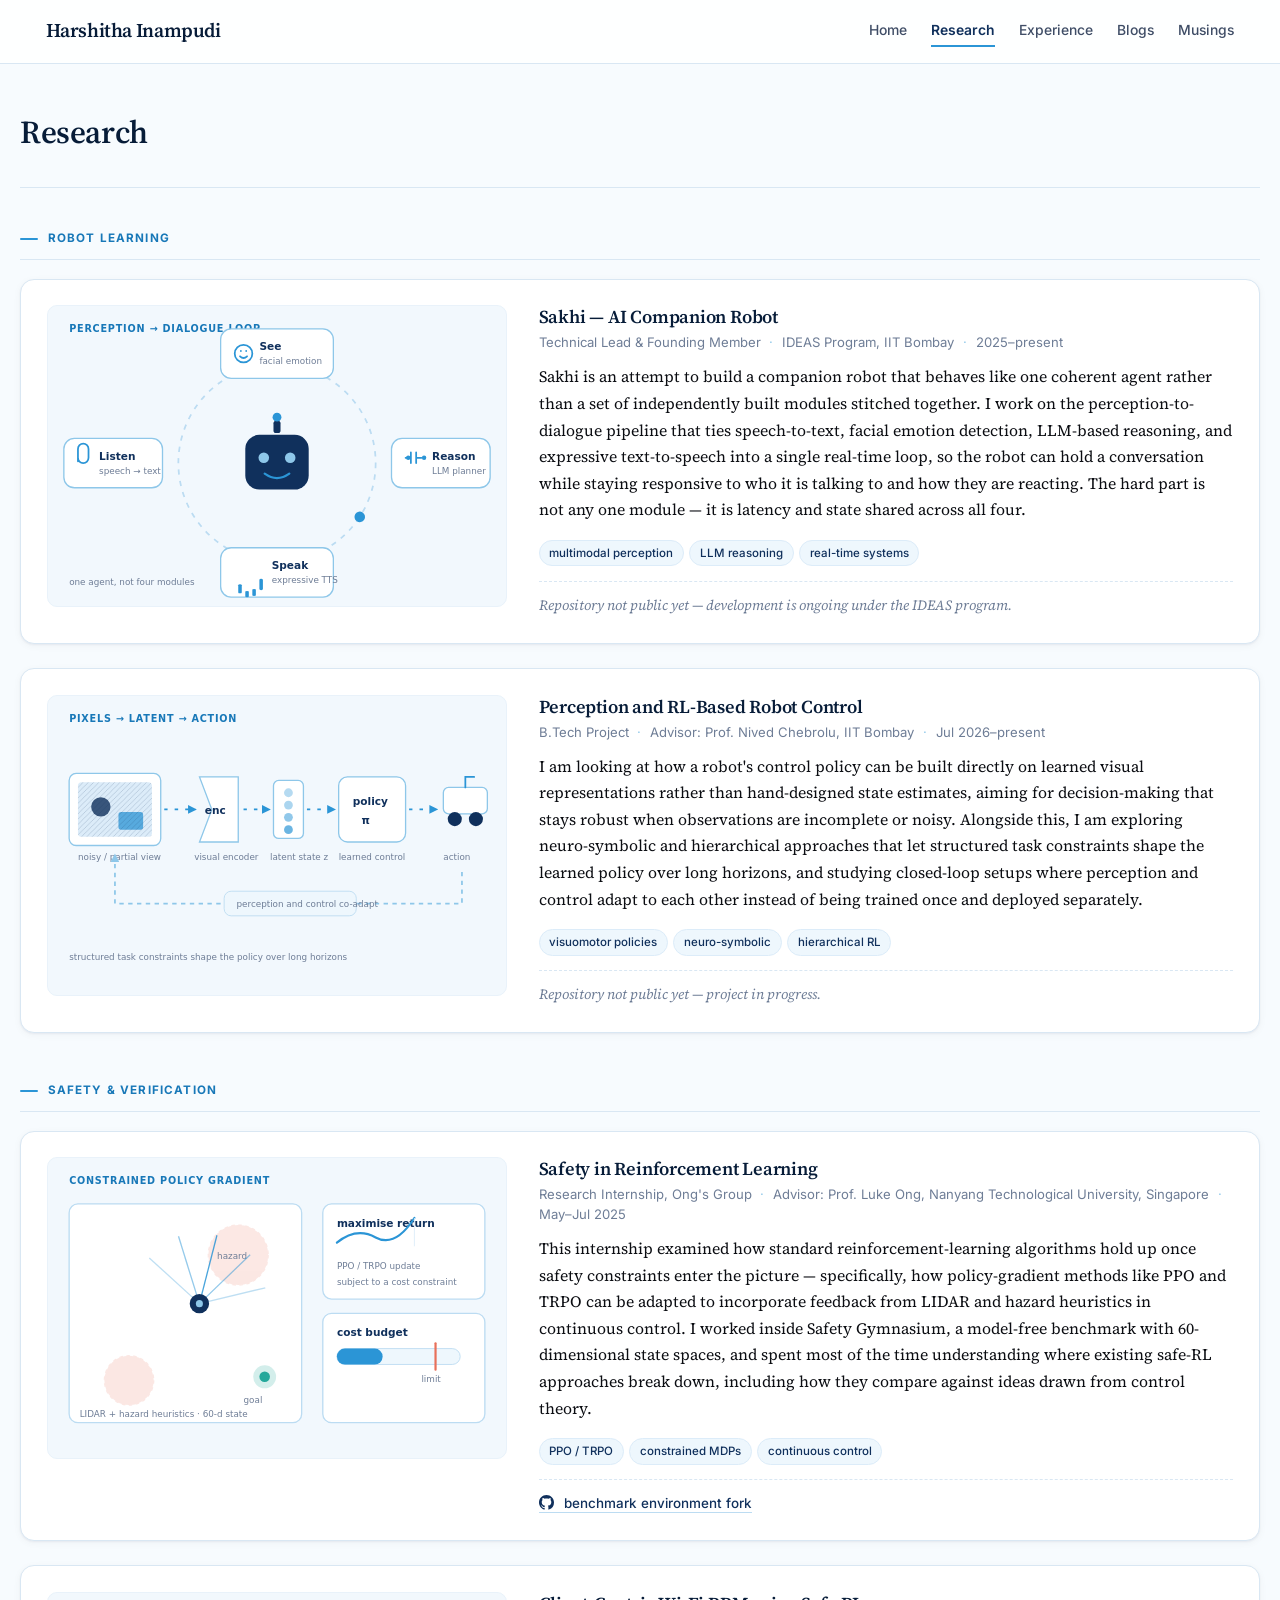
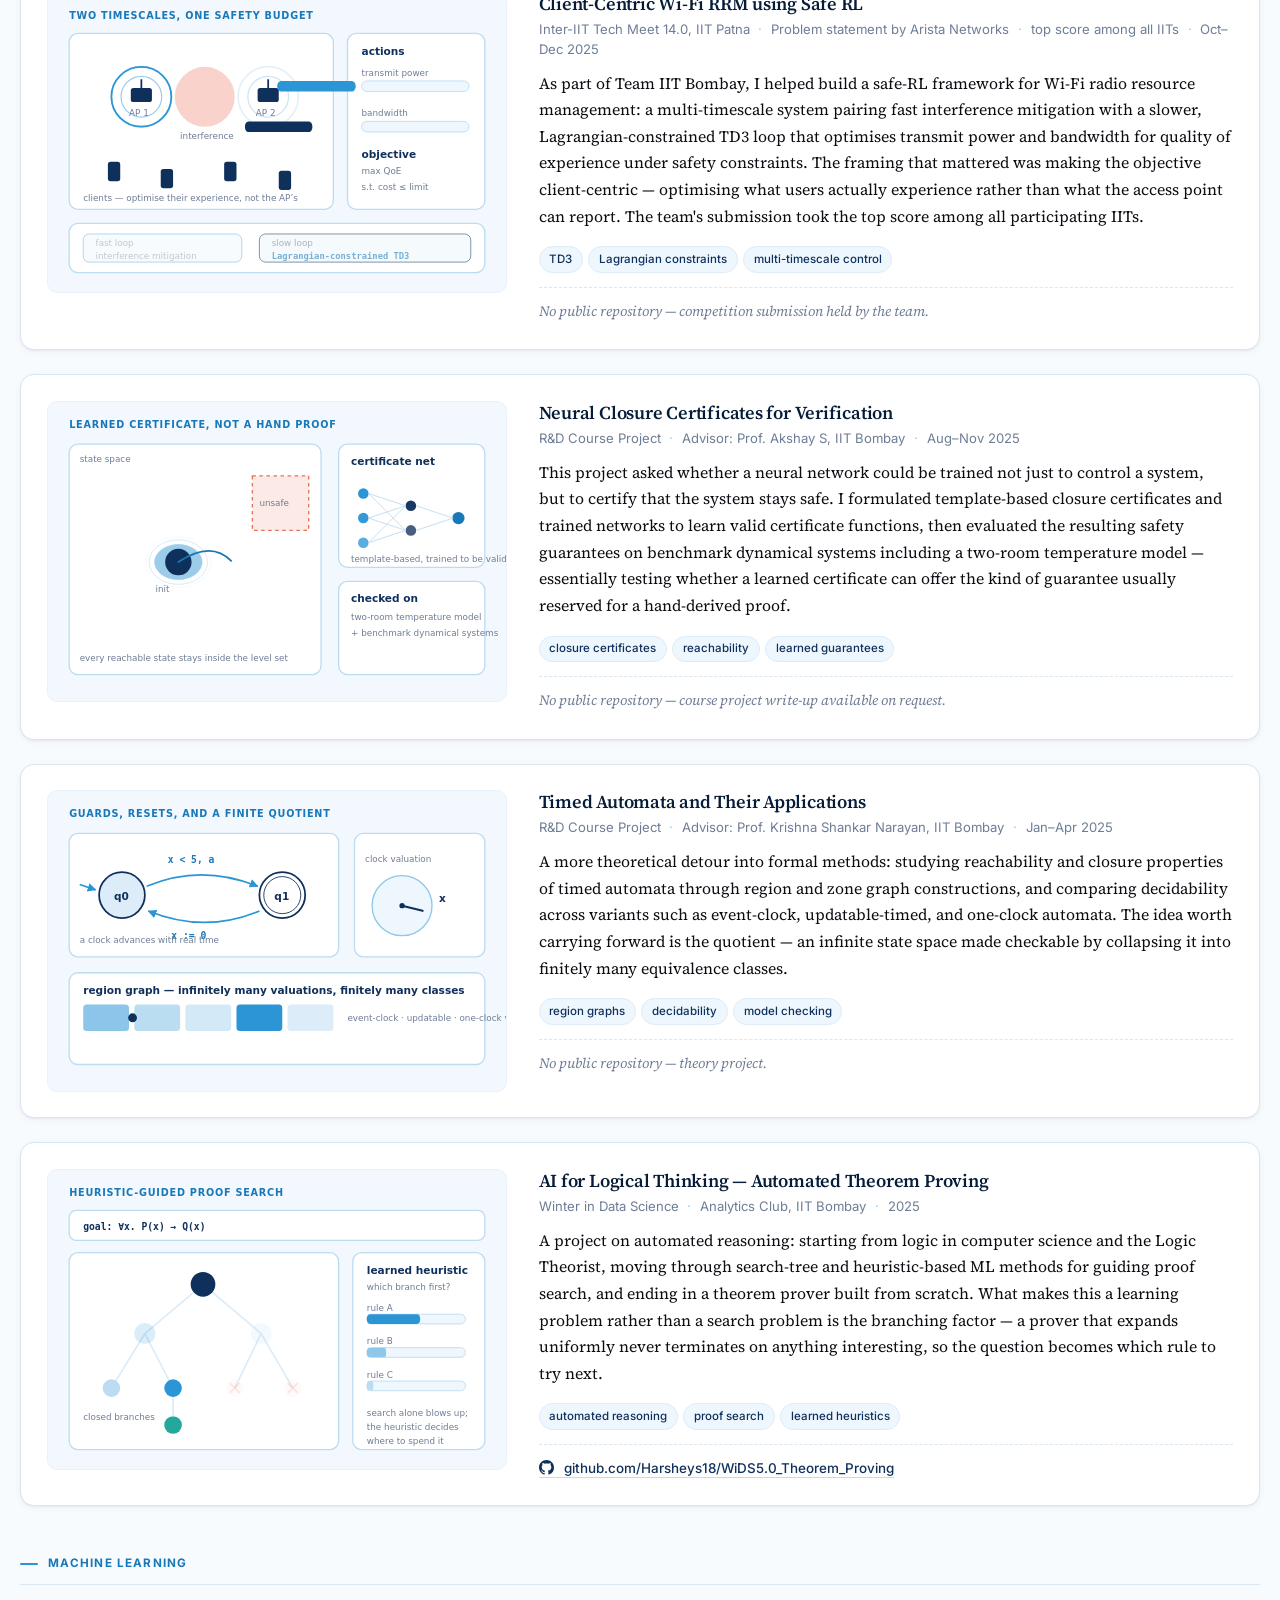
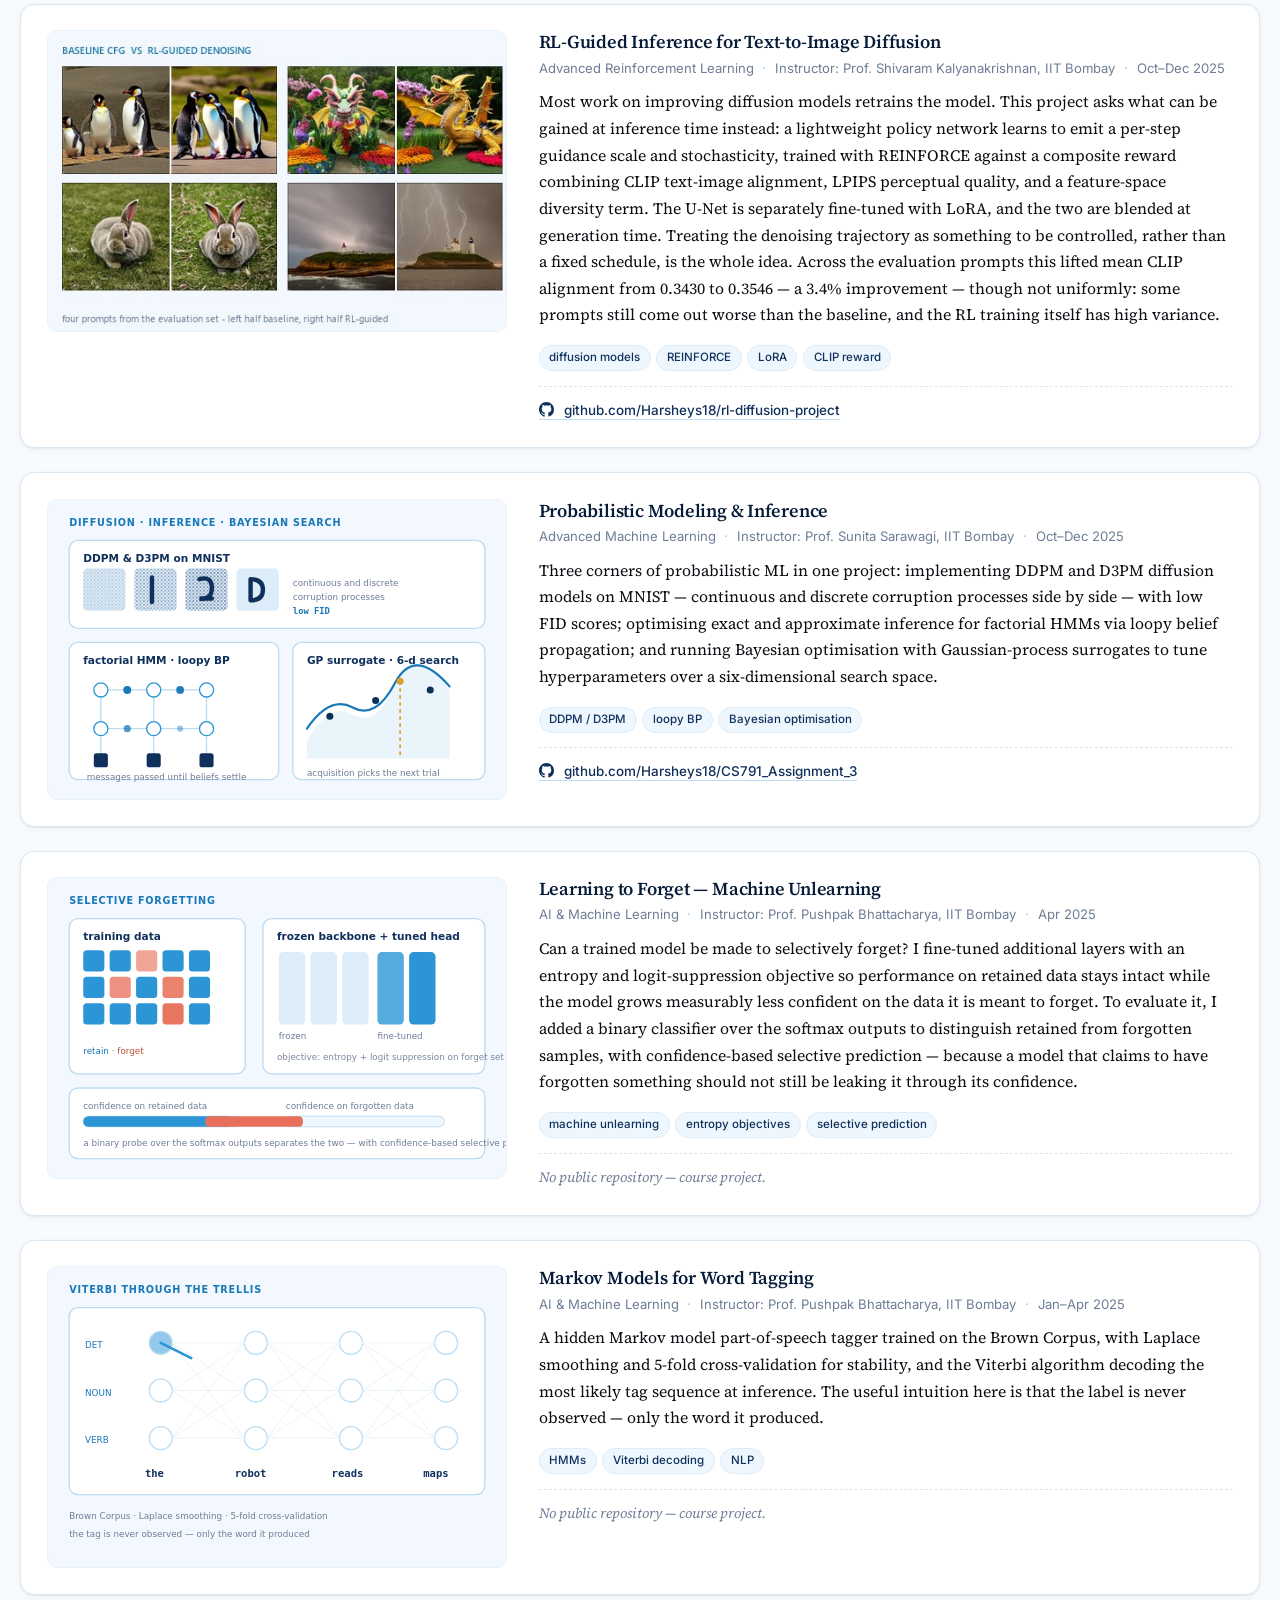
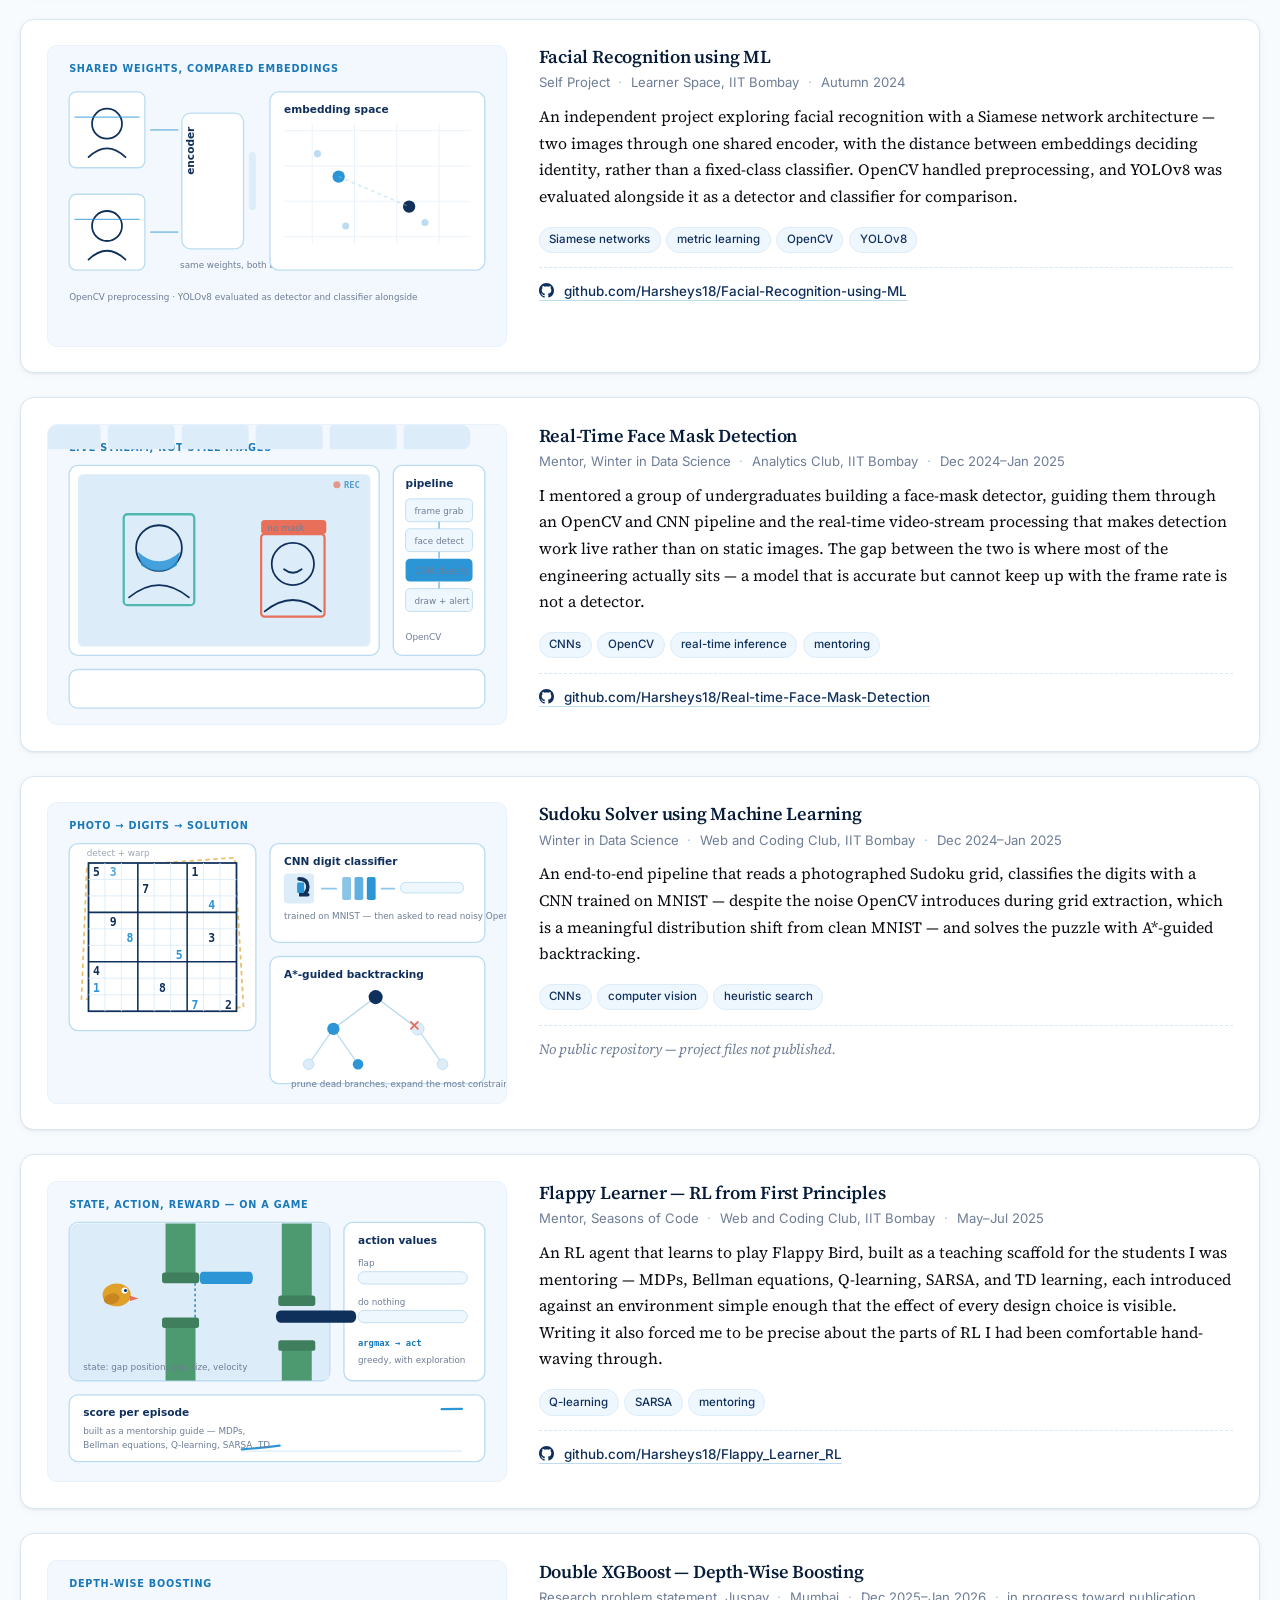
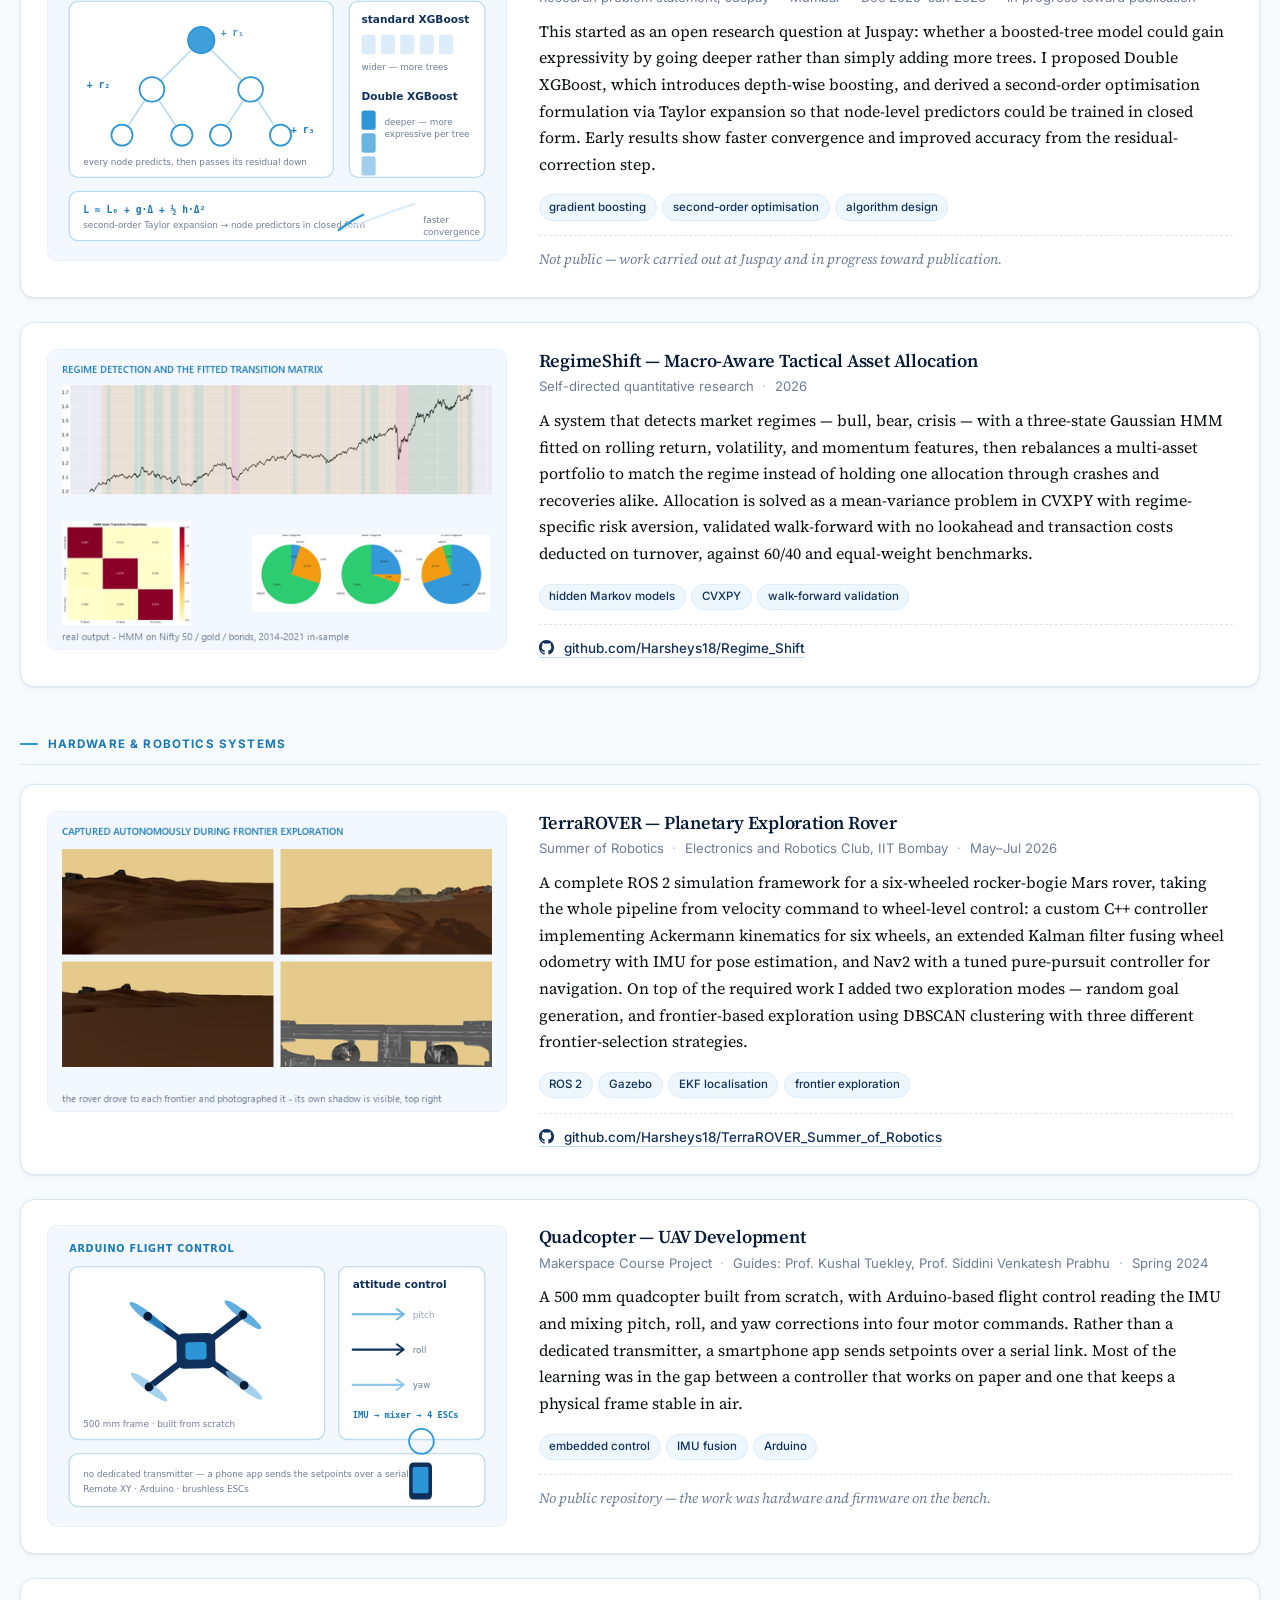
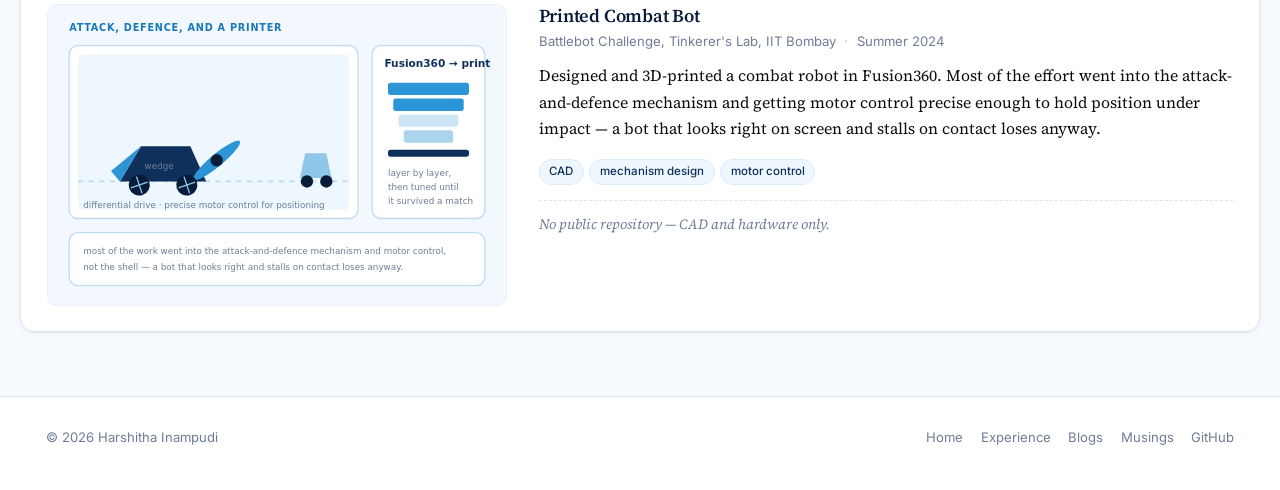
<file: research.html>
<!DOCTYPE html>
<html lang="en">
<head>
    <meta charset="UTF-8">
    <meta name="viewport" content="width=device-width, initial-scale=1.0, viewport-fit=cover">
    <meta name="theme-color" content="#f7fbfe">
    <meta name="description" content="Machine learning and robotics research by Harshitha Inampudi: embodied AI, safe reinforcement learning, formal verification of learned systems, and generative modeling.">
    <title>Research | Harshitha Inampudi</title>
    <link rel="preconnect" href="https://fonts.googleapis.com">
    <link rel="preconnect" href="https://fonts.gstatic.com" crossorigin>
    <link href="https://fonts.googleapis.com/css2?family=Source+Serif+4:ital,opsz,wght@0,8..60,400;0,8..60,600;1,8..60,400&family=Inter:wght@400;500;600;700&family=JetBrains+Mono:wght@500;600&display=swap" rel="stylesheet">
    <link rel="stylesheet" href="styles.css">
</head>
<body>
    <header class="site-header">
        <div class="page header-row">
            <a href="index.html" class="site-title">Harshitha Inampudi</a>
            <nav class="site-nav">
                <a href="index.html">Home</a>
                <a class="active" href="research.html">Research</a>
                <a href="experience.html">Experience</a>
                <a href="blogs.html">Blogs</a>
                <a href="musings.html">Musings</a>
            </nav>
        </div>
    </header>

    <main class="page main">
        <div class="page-head">
            <h1 class="page-title">Research</h1>
        </div>

        <section id="robot-learning">
            <p class="section-label">Robot Learning</p>
            <div class="project-list">

                <article class="project">
                    <figure class="project-figure"><img src="assets/viz/sakhi.svg" alt="Diagram of Sakhi's closed perception-to-dialogue loop: speech to text, facial emotion detection, LLM reasoning and expressive text to speech cycling around a single real-time loop." loading="lazy"></figure>
                    <div>
                        <h3 class="project-title">Sakhi &mdash; AI Companion Robot</h3>
                        <p class="project-meta">Technical Lead &amp; Founding Member <span class="sep">&middot;</span> IDEAS Program, IIT Bombay <span class="sep">&middot;</span> 2025&ndash;present</p>
                        <p class="project-body">
                            Sakhi is an attempt to build a companion robot that behaves like one coherent agent
                            rather than a set of independently built modules stitched together. I work on the
                            perception-to-dialogue pipeline that ties speech-to-text, facial emotion detection,
                            LLM-based reasoning, and expressive text-to-speech into a single real-time loop, so
                            the robot can hold a conversation while staying responsive to who it is talking to and
                            how they are reacting. The hard part is not any one module &mdash; it is latency and
                            state shared across all four.
                        </p>
                        <div class="tag-row"><span class="tag">multimodal perception</span><span class="tag">LLM reasoning</span><span class="tag">real-time systems</span></div>
                        <p class="repo-line"><span class="repo-none">Repository not public yet &mdash; development is ongoing under the IDEAS program.</span></p>
                    </div>
                </article>

                <article class="project">
                    <figure class="project-figure"><img src="assets/viz/perception-control.svg" alt="Diagram of a control policy built on learned visual representations: camera frames encoded to a latent state, a policy mapping that latent to an action, and the resulting observation feeding back." loading="lazy"></figure>
                    <div>
                        <h3 class="project-title">Perception and RL-Based Robot Control</h3>
                        <p class="project-meta">B.Tech Project <span class="sep">&middot;</span> Advisor: Prof. Nived Chebrolu, IIT Bombay <span class="sep">&middot;</span> Jul 2026&ndash;present</p>
                        <p class="project-body">
                            I am looking at how a robot's control policy can be built directly on learned visual
                            representations rather than hand-designed state estimates, aiming for decision-making
                            that stays robust when observations are incomplete or noisy. Alongside this, I am
                            exploring neuro-symbolic and hierarchical approaches that let structured task
                            constraints shape the learned policy over long horizons, and studying closed-loop
                            setups where perception and control adapt to each other instead of being trained once
                            and deployed separately.
                        </p>
                        <div class="tag-row"><span class="tag">visuomotor policies</span><span class="tag">neuro-symbolic</span><span class="tag">hierarchical RL</span></div>
                        <p class="repo-line"><span class="repo-none">Repository not public yet &mdash; project in progress.</span></p>
                    </div>
                </article>
            </div>
        </section>

        <section id="safety">
            <p class="section-label">Safety &amp; Verification</p>
            <div class="project-list">

                <article class="project">
                    <figure class="project-figure"><img src="assets/viz/safe-rl.svg" alt="Diagram of constrained policy gradient: an agent sweeping LIDAR rays through an arena with hazards, and a cost budget bar that clips the update when the safety limit is reached." loading="lazy"></figure>
                    <div>
                        <h3 class="project-title">Safety in Reinforcement Learning</h3>
                        <p class="project-meta">Research Internship, Ong's Group <span class="sep">&middot;</span> Advisor: Prof. Luke Ong, Nanyang Technological University, Singapore <span class="sep">&middot;</span> May&ndash;Jul 2025</p>
                        <p class="project-body">
                            This internship examined how standard reinforcement-learning algorithms hold up once
                            safety constraints enter the picture &mdash; specifically, how policy-gradient methods
                            like PPO and TRPO can be adapted to incorporate feedback from LIDAR and hazard
                            heuristics in continuous control. I worked inside Safety Gymnasium, a model-free
                            benchmark with 60-dimensional state spaces, and spent most of the time understanding
                            where existing safe-RL approaches break down, including how they compare against ideas
                            drawn from control theory.
                        </p>
                        <div class="tag-row"><span class="tag">PPO / TRPO</span><span class="tag">constrained MDPs</span><span class="tag">continuous control</span></div>
                        <p class="repo-line">
                            <a class="repo-link" href="https://github.com/Harsheys18/openai-safety-gym" target="_blank" rel="noopener noreferrer">
                                benchmark environment fork
                            </a>
                        </p>
                    </div>
                </article>

                <article class="project">
                    <figure class="project-figure"><img src="assets/viz/wifi-rrm.svg" alt="Diagram of client-centric Wi-Fi radio resource management: two access points with overlapping coverage, transmit power and bandwidth controls, and a fast interference loop paired with a slower constrained TD3 loop." loading="lazy"></figure>
                    <div>
                        <h3 class="project-title">Client-Centric Wi-Fi RRM using Safe RL</h3>
                        <p class="project-meta">Inter-IIT Tech Meet 14.0, IIT Patna <span class="sep">&middot;</span> Problem statement by Arista Networks <span class="sep">&middot;</span> top score among all IITs <span class="sep">&middot;</span> Oct&ndash;Dec 2025</p>
                        <p class="project-body">
                            As part of Team IIT Bombay, I helped build a safe-RL framework for Wi-Fi radio resource
                            management: a multi-timescale system pairing fast interference mitigation with a slower,
                            Lagrangian-constrained TD3 loop that optimises transmit power and bandwidth for quality
                            of experience under safety constraints. The framing that mattered was making the
                            objective client-centric &mdash; optimising what users actually experience rather than
                            what the access point can report. The team's submission took the top score among all
                            participating IITs.
                        </p>
                        <div class="tag-row"><span class="tag">TD3</span><span class="tag">Lagrangian constraints</span><span class="tag">multi-timescale control</span></div>
                        <p class="repo-line"><span class="repo-none">No public repository &mdash; competition submission held by the team.</span></p>
                    </div>
                </article>

                <article class="project">
                    <figure class="project-figure"><img src="assets/viz/closure-certificate.svg" alt="Diagram of a neural closure certificate: level sets growing outward from the initial set to contain all reachable states while never touching the unsafe region, with the certificate network beside it." loading="lazy"></figure>
                    <div>
                        <h3 class="project-title">Neural Closure Certificates for Verification</h3>
                        <p class="project-meta">R&amp;D Course Project <span class="sep">&middot;</span> Advisor: Prof. Akshay S, IIT Bombay <span class="sep">&middot;</span> Aug&ndash;Nov 2025</p>
                        <p class="project-body">
                            This project asked whether a neural network could be trained not just to control a
                            system, but to certify that the system stays safe. I formulated template-based closure
                            certificates and trained networks to learn valid certificate functions, then evaluated
                            the resulting safety guarantees on benchmark dynamical systems including a two-room
                            temperature model &mdash; essentially testing whether a learned certificate can offer the
                            kind of guarantee usually reserved for a hand-derived proof.
                        </p>
                        <div class="tag-row"><span class="tag">closure certificates</span><span class="tag">reachability</span><span class="tag">learned guarantees</span></div>
                        <p class="repo-line"><span class="repo-none">No public repository &mdash; course project write-up available on request.</span></p>
                    </div>
                </article>

                <article class="project">
                    <figure class="project-figure"><img src="assets/viz/timed-automata.svg" alt="Diagram of a timed automaton: two locations joined by a guarded transition with a clock reset, and the infinite clock space partitioned into finitely many regions." loading="lazy"></figure>
                    <div>
                        <h3 class="project-title">Timed Automata and Their Applications</h3>
                        <p class="project-meta">R&amp;D Course Project <span class="sep">&middot;</span> Advisor: Prof. Krishna Shankar Narayan, IIT Bombay <span class="sep">&middot;</span> Jan&ndash;Apr 2025</p>
                        <p class="project-body">
                            A more theoretical detour into formal methods: studying reachability and closure
                            properties of timed automata through region and zone graph constructions, and comparing
                            decidability across variants such as event-clock, updatable-timed, and one-clock automata.
                            The idea worth carrying forward is the quotient &mdash; an infinite state space made
                            checkable by collapsing it into finitely many equivalence classes.
                        </p>
                        <div class="tag-row"><span class="tag">region graphs</span><span class="tag">decidability</span><span class="tag">model checking</span></div>
                        <p class="repo-line"><span class="repo-none">No public repository &mdash; theory project.</span></p>
                    </div>
                </article>

                <article class="project">
                    <figure class="project-figure"><img src="assets/viz/theorem-proving.svg" alt="Diagram of heuristic-guided proof search: a search tree expanded from a goal formula, with dead branches closed and a learned heuristic scoring which rule to apply next." loading="lazy"></figure>
                    <div>
                        <h3 class="project-title">AI for Logical Thinking &mdash; Automated Theorem Proving</h3>
                        <p class="project-meta">Winter in Data Science <span class="sep">&middot;</span> Analytics Club, IIT Bombay <span class="sep">&middot;</span> 2025</p>
                        <p class="project-body">
                            A project on automated reasoning: starting from logic in computer science and the Logic
                            Theorist, moving through search-tree and heuristic-based ML methods for guiding proof
                            search, and ending in a theorem prover built from scratch. What makes this a learning
                            problem rather than a search problem is the branching factor &mdash; a prover that expands
                            uniformly never terminates on anything interesting, so the question becomes which rule to
                            try next.
                        </p>
                        <div class="tag-row"><span class="tag">automated reasoning</span><span class="tag">proof search</span><span class="tag">learned heuristics</span></div>
                        <p class="repo-line">
                            <a class="repo-link" href="https://github.com/Harsheys18/WiDS5.0_Theorem_Proving" target="_blank" rel="noopener noreferrer">
                                github.com/Harsheys18/WiDS5.0_Theorem_Proving
                            </a>
                        </p>
                    </div>
                </article>
            </div>
        </section>

        <section id="ml">
            <p class="section-label">Machine Learning</p>
            <div class="project-list">

                <article class="project">
                    <figure class="project-figure"><img src="assets/figs/rl-diffusion.jpg" alt="Four pairs of generated images from the project - penguins, a dragon sculpture, a rabbit and a lighthouse - with the baseline classifier-free-guidance result on the left of each pair and the RL-guided result on the right." loading="lazy"></figure>
                    <div>
                        <h3 class="project-title">RL-Guided Inference for Text-to-Image Diffusion</h3>
                        <p class="project-meta">Advanced Reinforcement Learning <span class="sep">&middot;</span> Instructor: Prof. Shivaram Kalyanakrishnan, IIT Bombay <span class="sep">&middot;</span> Oct&ndash;Dec 2025</p>
                        <p class="project-body">
                            Most work on improving diffusion models retrains the model. This project asks what can be
                            gained at inference time instead: a lightweight policy network learns to emit a per-step
                            guidance scale and stochasticity, trained with REINFORCE against a composite reward
                            combining CLIP text-image alignment, LPIPS perceptual quality, and a feature-space
                            diversity term. The U-Net is separately fine-tuned with LoRA, and the two are blended at
                            generation time. Treating the denoising trajectory as something to be controlled, rather
                            than a fixed schedule, is the whole idea. Across the evaluation prompts this
                            lifted mean CLIP alignment from 0.3430 to 0.3546 &mdash; a 3.4% improvement &mdash;
                            though not uniformly: some prompts still come out worse than the baseline, and
                            the RL training itself has high variance.
                        </p>
                        <div class="tag-row"><span class="tag">diffusion models</span><span class="tag">REINFORCE</span><span class="tag">LoRA</span><span class="tag">CLIP reward</span></div>
                        <p class="repo-line">
                            <a class="repo-link" href="https://github.com/Harsheys18/rl-diffusion-project" target="_blank" rel="noopener noreferrer">
                                github.com/Harsheys18/rl-diffusion-project
                            </a>
                        </p>
                    </div>
                </article>

                <article class="project">
                    <figure class="project-figure"><img src="assets/viz/probabilistic-ml.svg" alt="Diagram covering three areas: continuous and discrete diffusion on MNIST digits, a factorial hidden Markov model with messages passing under loopy belief propagation, and a Gaussian process surrogate guiding Bayesian optimisation." loading="lazy"></figure>
                    <div>
                        <h3 class="project-title">Probabilistic Modeling &amp; Inference</h3>
                        <p class="project-meta">Advanced Machine Learning <span class="sep">&middot;</span> Instructor: Prof. Sunita Sarawagi, IIT Bombay <span class="sep">&middot;</span> Oct&ndash;Dec 2025</p>
                        <p class="project-body">
                            Three corners of probabilistic ML in one project: implementing DDPM and D3PM diffusion
                            models on MNIST &mdash; continuous and discrete corruption processes side by side &mdash;
                            with low FID scores; optimising exact and approximate inference for factorial HMMs via
                            loopy belief propagation; and running Bayesian optimisation with Gaussian-process
                            surrogates to tune hyperparameters over a six-dimensional search space.
                        </p>
                        <div class="tag-row"><span class="tag">DDPM / D3PM</span><span class="tag">loopy BP</span><span class="tag">Bayesian optimisation</span></div>
                        <p class="repo-line">
                            <a class="repo-link" href="https://github.com/Harsheys18/CS791_Assignment_3" target="_blank" rel="noopener noreferrer">
                                github.com/Harsheys18/CS791_Assignment_3
                            </a>
                        </p>
                    </div>
                </article>

                <article class="project">
                    <figure class="project-figure"><img src="assets/viz/unlearning.svg" alt="Diagram of machine unlearning: a training set split into retained and forgotten samples, extra layers fine-tuned on top of a frozen backbone, and confidence collapsing on the forget set while holding on the retain set." loading="lazy"></figure>
                    <div>
                        <h3 class="project-title">Learning to Forget &mdash; Machine Unlearning</h3>
                        <p class="project-meta">AI &amp; Machine Learning <span class="sep">&middot;</span> Instructor: Prof. Pushpak Bhattacharya, IIT Bombay <span class="sep">&middot;</span> Apr 2025</p>
                        <p class="project-body">
                            Can a trained model be made to selectively forget? I fine-tuned additional layers with an
                            entropy and logit-suppression objective so performance on retained data stays intact while
                            the model grows measurably less confident on the data it is meant to forget. To evaluate
                            it, I added a binary classifier over the softmax outputs to distinguish retained from
                            forgotten samples, with confidence-based selective prediction &mdash; because a model that
                            claims to have forgotten something should not still be leaking it through its confidence.
                        </p>
                        <div class="tag-row"><span class="tag">machine unlearning</span><span class="tag">entropy objectives</span><span class="tag">selective prediction</span></div>
                        <p class="repo-line"><span class="repo-none">No public repository &mdash; course project.</span></p>
                    </div>
                </article>

                <article class="project">
                    <figure class="project-figure"><img src="assets/viz/hmm-tagging.svg" alt="Diagram of a Viterbi trellis: hidden tag states for determiner, noun and verb across four words, with the highest-probability path traced through the lattice." loading="lazy"></figure>
                    <div>
                        <h3 class="project-title">Markov Models for Word Tagging</h3>
                        <p class="project-meta">AI &amp; Machine Learning <span class="sep">&middot;</span> Instructor: Prof. Pushpak Bhattacharya, IIT Bombay <span class="sep">&middot;</span> Jan&ndash;Apr 2025</p>
                        <p class="project-body">
                            A hidden Markov model part-of-speech tagger trained on the Brown Corpus, with Laplace
                            smoothing and 5-fold cross-validation for stability, and the Viterbi algorithm decoding
                            the most likely tag sequence at inference. The useful intuition here is that the label is
                            never observed &mdash; only the word it produced.
                        </p>
                        <div class="tag-row"><span class="tag">HMMs</span><span class="tag">Viterbi decoding</span><span class="tag">NLP</span></div>
                        <p class="repo-line"><span class="repo-none">No public repository &mdash; course project.</span></p>
                    </div>
                </article>

                <article class="project">
                    <figure class="project-figure"><img src="assets/viz/siamese-face.svg" alt="Diagram of a Siamese network: two face images passing through one shared-weight encoder into an embedding space, where a small distance between the two embeddings indicates a match." loading="lazy"></figure>
                    <div>
                        <h3 class="project-title">Facial Recognition using ML</h3>
                        <p class="project-meta">Self Project <span class="sep">&middot;</span> Learner Space, IIT Bombay <span class="sep">&middot;</span> Autumn 2024</p>
                        <p class="project-body">
                            An independent project exploring facial recognition with a Siamese network architecture
                            &mdash; two images through one shared encoder, with the distance between embeddings
                            deciding identity, rather than a fixed-class classifier. OpenCV handled preprocessing,
                            and YOLOv8 was evaluated alongside it as a detector and classifier for comparison.
                        </p>
                        <div class="tag-row"><span class="tag">Siamese networks</span><span class="tag">metric learning</span><span class="tag">OpenCV</span><span class="tag">YOLOv8</span></div>
                        <p class="repo-line">
                            <a class="repo-link" href="https://github.com/Harsheys18/Facial-Recognition-using-ML" target="_blank" rel="noopener noreferrer">
                                github.com/Harsheys18/Facial-Recognition-using-ML
                            </a>
                        </p>
                    </div>
                </article>

                <article class="project">
                    <figure class="project-figure"><img src="assets/viz/mask-detection.svg" alt="Diagram of real-time mask detection: a video frame with bounding boxes locking onto two faces labelled mask and no mask, beside the frame-grab, detect, classify and alert pipeline." loading="lazy"></figure>
                    <div>
                        <h3 class="project-title">Real-Time Face Mask Detection</h3>
                        <p class="project-meta">Mentor, Winter in Data Science <span class="sep">&middot;</span> Analytics Club, IIT Bombay <span class="sep">&middot;</span> Dec 2024&ndash;Jan 2025</p>
                        <p class="project-body">
                            I mentored a group of undergraduates building a face-mask detector, guiding them through
                            an OpenCV and CNN pipeline and the real-time video-stream processing that makes detection
                            work live rather than on static images. The gap between the two is where most of the
                            engineering actually sits &mdash; a model that is accurate but cannot keep up with the
                            frame rate is not a detector.
                        </p>
                        <div class="tag-row"><span class="tag">CNNs</span><span class="tag">OpenCV</span><span class="tag">real-time inference</span><span class="tag">mentoring</span></div>
                        <p class="repo-line">
                            <a class="repo-link" href="https://github.com/Harsheys18/Real-time-Face-Mask-Detection" target="_blank" rel="noopener noreferrer">
                                github.com/Harsheys18/Real-time-Face-Mask-Detection
                            </a>
                        </p>
                    </div>
                </article>

                <article class="project">
                    <figure class="project-figure"><img src="assets/viz/sudoku.svg" alt="Diagram of an end-to-end Sudoku solver: a photographed grid detected and warped, digits classified by a CNN, and the remaining cells filled by A-star guided backtracking." loading="lazy"></figure>
                    <div>
                        <h3 class="project-title">Sudoku Solver using Machine Learning</h3>
                        <p class="project-meta">Winter in Data Science <span class="sep">&middot;</span> Web and Coding Club, IIT Bombay <span class="sep">&middot;</span> Dec 2024&ndash;Jan 2025</p>
                        <p class="project-body">
                            An end-to-end pipeline that reads a photographed Sudoku grid, classifies the digits with a
                            CNN trained on MNIST &mdash; despite the noise OpenCV introduces during grid extraction,
                            which is a meaningful distribution shift from clean MNIST &mdash; and solves the puzzle
                            with A*-guided backtracking.
                        </p>
                        <div class="tag-row"><span class="tag">CNNs</span><span class="tag">computer vision</span><span class="tag">heuristic search</span></div>
                        <p class="repo-line"><span class="repo-none">No public repository &mdash; project files not published.</span></p>
                    </div>
                </article>

                <article class="project">
                    <figure class="project-figure"><img src="assets/viz/flappy-rl.svg" alt="Diagram of a reinforcement learning agent learning Flappy Bird: the gap geometry as state, action values for flap versus do-nothing, and a rising score-per-episode curve." loading="lazy"></figure>
                    <div>
                        <h3 class="project-title">Flappy Learner &mdash; RL from First Principles</h3>
                        <p class="project-meta">Mentor, Seasons of Code <span class="sep">&middot;</span> Web and Coding Club, IIT Bombay <span class="sep">&middot;</span> May&ndash;Jul 2025</p>
                        <p class="project-body">
                            An RL agent that learns to play Flappy Bird, built as a teaching scaffold for the students
                            I was mentoring &mdash; MDPs, Bellman equations, Q-learning, SARSA, and TD learning, each
                            introduced against an environment simple enough that the effect of every design choice is
                            visible. Writing it also forced me to be precise about the parts of RL I had been
                            comfortable hand-waving through.
                        </p>
                        <div class="tag-row"><span class="tag">Q-learning</span><span class="tag">SARSA</span><span class="tag">mentoring</span></div>
                        <p class="repo-line">
                            <a class="repo-link" href="https://github.com/Harsheys18/Flappy_Learner_RL" target="_blank" rel="noopener noreferrer">
                                github.com/Harsheys18/Flappy_Learner_RL
                            </a>
                        </p>
                    </div>
                </article>

                <article class="project">
                    <figure class="project-figure"><img src="assets/viz/double-xgboost.svg" alt="Diagram of depth-wise boosting: a tree in which every node carries its own predictor and passes a residual correction further down, contrasted with standard XGBoost adding more trees." loading="lazy"></figure>
                    <div>
                        <h3 class="project-title">Double XGBoost &mdash; Depth-Wise Boosting</h3>
                        <p class="project-meta">Research problem statement, Juspay <span class="sep">&middot;</span> Mumbai <span class="sep">&middot;</span> Dec 2025&ndash;Jan 2026 <span class="sep">&middot;</span> in progress toward publication</p>
                        <p class="project-body">
                            This started as an open research question at Juspay: whether a boosted-tree model could
                            gain expressivity by going deeper rather than simply adding more trees. I proposed Double
                            XGBoost, which introduces depth-wise boosting, and derived a second-order optimisation
                            formulation via Taylor expansion so that node-level predictors could be trained in closed
                            form. Early results show faster convergence and improved accuracy from the
                            residual-correction step.
                        </p>
                        <div class="tag-row"><span class="tag">gradient boosting</span><span class="tag">second-order optimisation</span><span class="tag">algorithm design</span></div>
                        <p class="repo-line"><span class="repo-none">Not public &mdash; work carried out at Juspay and in progress toward publication.</span></p>
                    </div>
                </article>

                <article class="project">
                    <figure class="project-figure"><img src="assets/figs/regime-shift.png" alt="Real output from the project: cumulative return shaded by detected market regime from 2014 to 2021, the fitted HMM state transition matrix, and the target portfolio allocation for each of the bull, bear and crisis regimes." loading="lazy"></figure>
                    <div>
                        <h3 class="project-title">RegimeShift &mdash; Macro-Aware Tactical Asset Allocation</h3>
                        <p class="project-meta">Self-directed quantitative research <span class="sep">&middot;</span> 2026</p>
                        <p class="project-body">
                            A system that detects market regimes &mdash; bull, bear, crisis &mdash; with a three-state
                            Gaussian HMM fitted on rolling return, volatility, and momentum features, then rebalances
                            a multi-asset portfolio to match the regime instead of holding one allocation through
                            crashes and recoveries alike. Allocation is solved as a mean-variance problem in CVXPY
                            with regime-specific risk aversion, validated walk-forward with no lookahead and
                            transaction costs deducted on turnover, against 60/40 and equal-weight benchmarks.
                        </p>
                        <div class="tag-row"><span class="tag">hidden Markov models</span><span class="tag">CVXPY</span><span class="tag">walk-forward validation</span></div>
                        <p class="repo-line">
                            <a class="repo-link" href="https://github.com/Harsheys18/Regime_Shift" target="_blank" rel="noopener noreferrer">
                                github.com/Harsheys18/Regime_Shift
                            </a>
                        </p>
                    </div>
                </article>
            </div>
        </section>

        <section id="hardware">
            <p class="section-label">Hardware &amp; Robotics Systems</p>
            <div class="project-list">

                <article class="project">
                    <figure class="project-figure"><img src="assets/figs/terrarover.png" alt="Four images captured autonomously by the rover during frontier exploration in the Gazebo Martian environment, including one showing the rover's own shadow and one looking back at its chassis and wheels." loading="lazy"></figure>
                    <div>
                        <h3 class="project-title">TerraROVER &mdash; Planetary Exploration Rover</h3>
                        <p class="project-meta">Summer of Robotics <span class="sep">&middot;</span> Electronics and Robotics Club, IIT Bombay <span class="sep">&middot;</span> May&ndash;Jul 2026</p>
                        <p class="project-body">
                            A complete ROS 2 simulation framework for a six-wheeled rocker-bogie Mars rover, taking
                            the whole pipeline from velocity command to wheel-level control: a custom C++ controller
                            implementing Ackermann kinematics for six wheels, an extended Kalman filter fusing wheel
                            odometry with IMU for pose estimation, and Nav2 with a tuned pure-pursuit controller for
                            navigation. On top of the required work I added two exploration modes &mdash; random goal
                            generation, and frontier-based exploration using DBSCAN clustering with three different
                            frontier-selection strategies.
                        </p>
                        <div class="tag-row"><span class="tag">ROS 2</span><span class="tag">Gazebo</span><span class="tag">EKF localisation</span><span class="tag">frontier exploration</span></div>
                        <p class="repo-line">
                            <a class="repo-link" href="https://github.com/Harsheys18/TerraROVER_Summer_of_Robotics" target="_blank" rel="noopener noreferrer">
                                github.com/Harsheys18/TerraROVER_Summer_of_Robotics
                            </a>
                        </p>
                    </div>
                </article>

                <article class="project">
                    <figure class="project-figure"><img src="assets/viz/quadcopter.svg" alt="Illustration of a quadcopter hovering with spinning rotors, alongside the pitch, roll and yaw control axes and a phone acting as the transmitter." loading="lazy"></figure>
                    <div>
                        <h3 class="project-title">Quadcopter &mdash; UAV Development</h3>
                        <p class="project-meta">Makerspace Course Project <span class="sep">&middot;</span> Guides: Prof. Kushal Tuekley, Prof. Siddini Venkatesh Prabhu <span class="sep">&middot;</span> Spring 2024</p>
                        <p class="project-body">
                            A 500&nbsp;mm quadcopter built from scratch, with Arduino-based flight control reading the
                            IMU and mixing pitch, roll, and yaw corrections into four motor commands. Rather than a
                            dedicated transmitter, a smartphone app sends setpoints over a serial link. Most of the
                            learning was in the gap between a controller that works on paper and one that keeps a
                            physical frame stable in air.
                        </p>
                        <div class="tag-row"><span class="tag">embedded control</span><span class="tag">IMU fusion</span><span class="tag">Arduino</span></div>
                        <p class="repo-line"><span class="repo-none">No public repository &mdash; the work was hardware and firmware on the bench.</span></p>
                    </div>
                </article>

                <article class="project">
                    <figure class="project-figure"><img src="assets/viz/combat-bot.svg" alt="Illustration of a 3D-printed combat robot with a wedge chassis and spinning weapon driving into an opponent, with the print layers shown beside it." loading="lazy"></figure>
                    <div>
                        <h3 class="project-title">Printed Combat Bot</h3>
                        <p class="project-meta">Battlebot Challenge, Tinkerer's Lab, IIT Bombay <span class="sep">&middot;</span> Summer 2024</p>
                        <p class="project-body">
                            Designed and 3D-printed a combat robot in Fusion360. Most of the effort went into the
                            attack-and-defence mechanism and getting motor control precise enough to hold position
                            under impact &mdash; a bot that looks right on screen and stalls on contact loses anyway.
                        </p>
                        <div class="tag-row"><span class="tag">CAD</span><span class="tag">mechanism design</span><span class="tag">motor control</span></div>
                        <p class="repo-line"><span class="repo-none">No public repository &mdash; CAD and hardware only.</span></p>
                    </div>
                </article>
            </div>
        </section>

    </main>

    <footer class="site-footer">
        <div class="page footer-row">
            <span>&copy; <span id="year"></span> Harshitha Inampudi</span>
            <nav class="footer-links">
                <a href="index.html">Home</a>
                <a href="experience.html">Experience</a>
                <a href="blogs.html">Blogs</a>
                <a href="musings.html">Musings</a>
                <a href="https://github.com/Harsheys18" target="_blank" rel="noopener noreferrer">GitHub</a>
            </nav>
        </div>
    </footer>

    <script src="script.js"></script>
</body>
</html>
</file>
<file: styles.css>
/* ==========================================================================
   Harshitha Inampudi - site styles
   Palette: sky blue / dark blue / black / white
   ========================================================================== */

:root {
    /* neutrals */
    --white: #ffffff;
    --paper: #f7fbfe;
    --ink: #0b0d12;
    --ink-soft: #3f4d66;
    --ink-faint: #6e7d96;

    /* blues */
    --sky-50: #eef7fd;
    --sky-100: #dcecf9;
    --sky-200: #bcdcf2;
    --sky-300: #8ec7e9;
    --sky: #2b95d6;
    --sky-deep: #1878b8;
    --navy: #10305c;
    --navy-deep: #071c38;

    /* lines + shadow */
    --rule: #d9e7f3;
    --rule-soft: #e9f2fa;
    --shadow-sm: 0 1px 2px rgba(7, 28, 56, 0.05), 0 2px 8px rgba(7, 28, 56, 0.04);
    --shadow-md: 0 2px 4px rgba(7, 28, 56, 0.06), 0 12px 28px rgba(7, 28, 56, 0.08);

    /* fonts */
    --serif: "Source Serif 4", Georgia, "Times New Roman", serif;
    --sans: "Inter", -apple-system, BlinkMacSystemFont, "Segoe UI", sans-serif;

    /* GitHub mark, used as a mask on .repo-link */
    --gh-mark: url("data:image/svg+xml,%3Csvg xmlns='http://www.w3.org/2000/svg' viewBox='0 0 16 16'%3E%3Cpath d='M8 0C3.58 0 0 3.58 0 8c0 3.54 2.29 6.53 5.47 7.59.4.07.55-.17.55-.38 0-.19-.01-.82-.01-1.49-2.01.37-2.53-.49-2.69-.94-.09-.23-.48-.94-.82-1.13-.28-.15-.68-.52-.01-.53.63-.01 1.08.58 1.23.82.72 1.21 1.87.87 2.33.66.07-.52.28-.87.51-1.07-1.78-.2-3.64-.89-3.64-3.95 0-.87.31-1.59.82-2.15-.08-.2-.36-1.02.08-2.12 0 0 .67-.21 2.2.82.64-.18 1.32-.27 2-.27s1.36.09 2 .27c1.53-1.04 2.2-.82 2.2-.82.44 1.1.16 1.92.08 2.12.51.56.82 1.27.82 2.15 0 3.07-1.87 3.75-3.65 3.95.29.25.54.73.54 1.48 0 1.07-.01 1.93-.01 2.2 0 .21.15.46.55.38A8.01 8.01 0 0 0 16 8c0-4.42-3.58-8-8-8z'/%3E%3C/svg%3E");

    /* accents used on the Musings page */
    --c-coral: #e8705a;
    --c-amber: #e0a12b;
    --c-teal: #24a89b;
    --c-violet: #7a67d8;
}

* { box-sizing: border-box; }

html { scroll-behavior: smooth; scroll-padding-top: 5.5rem; }

html, body { margin: 0; padding: 0; }

body {
    font-family: var(--serif);
    font-size: 17px;
    line-height: 1.68;
    color: var(--ink);
    background: var(--paper);
    -webkit-font-smoothing: antialiased;
    /* stop iOS inflating body text when the phone is turned sideways */
    -webkit-text-size-adjust: 100%;
    text-size-adjust: 100%;
}

a { color: var(--sky-deep); text-decoration-thickness: 1px; text-underline-offset: 2px; }
a:hover { color: var(--navy); }

h1, h2, h3, h4 {
    font-family: var(--serif);
    font-weight: 600;
    line-height: 1.28;
    color: var(--navy-deep);
    margin: 0;
    letter-spacing: -0.012em;
}

p { margin: 0 0 1rem; }
p:last-child { margin-bottom: 0; }
ul, ol { margin: 0; padding: 0; }
img { max-width: 100%; display: block; }

.page { width: 100%; max-width: 1240px; margin: 0 auto; padding: 0 1.6rem; }

/* Blog posts keep a short measure - long lines are hard to read as prose. */
.page-narrow { max-width: 740px; }

/* Keep content clear of the rounded corners / notch in landscape. */
@supports (padding: max(0px)) {
    .page {
        padding-left: max(1.6rem, env(safe-area-inset-left));
        padding-right: max(1.6rem, env(safe-area-inset-right));
    }
}

.sr-only {
    position: absolute; width: 1px; height: 1px; padding: 0; margin: -1px;
    overflow: hidden; clip: rect(0, 0, 0, 0); white-space: nowrap; border: 0;
}

/* ---------- Header ---------- */
.site-header {
    position: sticky;
    top: 0;
    z-index: 50;
    background: rgba(255, 255, 255, 0.88);
    backdrop-filter: saturate(160%) blur(10px);
    -webkit-backdrop-filter: saturate(160%) blur(10px);
    border-bottom: 1px solid var(--rule);
}

.header-row {
    display: flex;
    flex-wrap: wrap;
    align-items: center;
    justify-content: space-between;
    gap: 0.5rem 1.5rem;
    padding-top: 0.95rem;
    padding-bottom: 0.95rem;
}

.site-title {
    font-family: var(--serif);
    font-size: 1.22rem;
    font-weight: 600;
    text-decoration: none;
    color: var(--navy-deep);
    letter-spacing: -0.02em;
    white-space: nowrap;
}

.site-title:hover { color: var(--sky-deep); }

.site-nav {
    display: flex;
    flex-wrap: wrap;
    gap: 0.2rem 1.5rem;
    font-family: var(--sans);
    font-size: 0.87rem;
    font-weight: 500;
}

.site-nav a {
    text-decoration: none;
    color: var(--ink-soft);
    padding: 0.2rem 0;
    border-bottom: 2px solid transparent;
    transition: color 0.15s ease, border-color 0.15s ease;
}

.site-nav a:hover { color: var(--sky-deep); }

.site-nav a.active {
    color: var(--navy);
    font-weight: 600;
    border-bottom-color: var(--sky);
}

/* ---------- Main ---------- */
.main { padding: 3rem 0 4rem; }

.page-head {
    margin-bottom: 2.6rem;
    padding-bottom: 1.5rem;
    border-bottom: 1px solid var(--rule);
}

.page-title { font-size: 2rem; margin-bottom: 0.6rem; }

.page-intro { color: var(--ink-soft); font-size: 1.04rem; margin-bottom: 0; max-width: 74ch; }

section + section { margin-top: 3rem; }

/* ---------- Section labels ---------- */
.section-label {
    font-family: var(--sans);
    text-transform: uppercase;
    letter-spacing: 0.1em;
    font-size: 0.73rem;
    font-weight: 700;
    color: var(--sky-deep);
    margin: 0 0 1.2rem;
    padding-bottom: 0.6rem;
    border-bottom: 1px solid var(--rule);
    display: flex;
    align-items: center;
    gap: 0.6rem;
}

.section-label::before {
    content: "";
    width: 18px;
    height: 2px;
    background: var(--sky);
    border-radius: 2px;
    flex: none;
}

.section-note {
    color: var(--ink-soft);
    font-size: 0.97rem;
    margin: -0.5rem 0 1.4rem;
    font-style: italic;
}

/* ---------- Home hero ---------- */
.hero {
    display: grid;
    grid-template-columns: 240px 1fr;
    gap: 2.4rem;
    align-items: start;
    margin-bottom: 3.2rem;
}

/* No fixed height: the photo sets its own, so this needs no aspect-ratio
   support and never crops. */
.hero-photo {
    width: 100%;
    max-width: 240px;
    border-radius: 14px;
    overflow: hidden;
    background: var(--sky-100);
    border: 1px solid var(--rule);
    box-shadow: var(--shadow-md);
    line-height: 0;
}

.hero-photo img { width: 100%; height: auto; }

.hero-name { font-size: 2.15rem; margin-bottom: 0.3rem; }

.hero-role {
    font-family: var(--sans);
    font-size: 0.95rem;
    font-weight: 500;
    color: var(--sky-deep);
    margin-bottom: 1rem;
}

.hero-lede { font-size: 1.09rem; color: var(--ink); max-width: 68ch; }

/* ---------- Link row / buttons ---------- */
.link-row {
    display: flex;
    flex-wrap: wrap;
    gap: 0.6rem;
    margin-top: 1.4rem;
    font-family: var(--sans);
    font-size: 0.86rem;
    font-weight: 500;
}

.btn {
    display: inline-flex;
    align-items: center;
    gap: 0.45rem;
    text-decoration: none;
    padding: 0.48rem 0.95rem;
    border-radius: 999px;
    border: 1px solid var(--rule);
    background: var(--white);
    color: var(--navy);
    box-shadow: var(--shadow-sm);
    transition: border-color 0.15s ease, color 0.15s ease, transform 0.15s ease, background 0.15s ease;
}

.btn:hover {
    border-color: var(--sky-300);
    background: var(--sky-50);
    color: var(--sky-deep);
    transform: translateY(-1px);
}

.btn-primary {
    background: var(--navy);
    border-color: var(--navy);
    color: var(--white);
}

.btn-primary:hover { background: var(--sky-deep); border-color: var(--sky-deep); color: var(--white); }

.btn svg { width: 15px; height: 15px; flex: none; }

/* ---------- Interest cards ---------- */
.interest-grid {
    display: grid;
    /* 380px min keeps this at two columns on desktop, so four cards form a
       tidy 2x2 instead of a row of three plus one orphan. */
    grid-template-columns: repeat(auto-fit, minmax(min(430px, 100%), 1fr));
    gap: 1rem;
}

.interest-card {
    background: var(--white);
    border: 1px solid var(--rule);
    border-radius: 12px;
    padding: 1.35rem;
    box-shadow: var(--shadow-sm);
    border-top: 3px solid var(--sky);
    transition: transform 0.15s ease, box-shadow 0.15s ease;
}

.interest-card:hover { transform: translateY(-2px); box-shadow: var(--shadow-md); }

.interest-card h3 { font-size: 1.02rem; margin-bottom: 0.4rem; }

.interest-card p { font-size: 0.94rem; color: var(--ink-soft); margin: 0; }

/* ---------- Achievements ---------- */
.achieve-list { list-style: none; display: grid; gap: 0.75rem; }

.achieve-list li {
    display: grid;
    grid-template-columns: auto 1fr;
    gap: 0.85rem;
    align-items: baseline;
    background: var(--white);
    border: 1px solid var(--rule);
    border-left: 3px solid var(--sky-300);
    border-radius: 8px;
    padding: 0.75rem 1rem;
    font-size: 0.97rem;
}

.achieve-rank {
    font-family: var(--sans);
    font-size: 0.75rem;
    font-weight: 700;
    letter-spacing: 0.04em;
    text-transform: uppercase;
    color: var(--white);
    background: var(--navy);
    border-radius: 4px;
    padding: 0.18rem 0.5rem;
    white-space: nowrap;
}

.achieve-list li.is-highlight { border-left-color: var(--sky); background: var(--sky-50); }

.achieve-detail { color: var(--ink-faint); font-size: 0.88rem; }

/* ---------- Contact ---------- */
.contact-grid {
    display: grid;
    grid-template-columns: repeat(auto-fit, minmax(min(220px, 100%), 1fr));
    gap: 0.9rem;
}

.contact-item {
    background: var(--white);
    border: 1px solid var(--rule);
    border-radius: 12px;
    padding: 1.1rem 1.2rem;
    box-shadow: var(--shadow-sm);
}

.contact-item dt {
    font-family: var(--sans);
    font-size: 0.7rem;
    font-weight: 700;
    text-transform: uppercase;
    letter-spacing: 0.09em;
    color: var(--ink-faint);
    margin-bottom: 0.25rem;
}

.contact-item dd { margin: 0; font-size: 0.95rem; word-break: break-word; }

/* ---------- Project rows (Research / Experience) ---------- */
.project-list { display: grid; gap: 1.5rem; }

.project {
    display: grid;
    grid-template-columns: 460px minmax(0, 1fr);
    gap: 2rem;
    align-items: start;
    background: var(--white);
    border: 1px solid var(--rule);
    border-radius: 14px;
    padding: 1.6rem;
    box-shadow: var(--shadow-sm);
    transition: box-shadow 0.18s ease, border-color 0.18s ease;
}

.project:hover { box-shadow: var(--shadow-md); border-color: var(--sky-200); }

/* minmax(0, 1fr) above and min-width here stop a long URL in the text column
   from stretching the whole card past the viewport. */
.project > div { min-width: 0; }

.project-figure {
    margin: 0;
    border-radius: 10px;
    overflow: hidden;
    background: var(--sky-50);
    border: 1px solid var(--rule-soft);
}

.project-figure img { width: 100%; height: auto; display: block; }

.project-title { font-size: 1.14rem; margin-bottom: 0.3rem; }

.project-meta {
    font-family: var(--sans);
    font-size: 0.82rem;
    color: var(--ink-faint);
    margin-bottom: 0.7rem;
    line-height: 1.5;
}

.project-meta .sep { color: var(--sky-300); padding: 0 0.3rem; }

.project-body { font-size: 0.99rem; color: var(--ink); }

.tag-row { display: flex; flex-wrap: wrap; gap: 0.35rem; margin: 0.75rem 0 0; }

.tag {
    font-family: var(--sans);
    font-size: 0.72rem;
    font-weight: 500;
    color: var(--navy);
    background: var(--sky-50);
    border: 1px solid var(--sky-100);
    border-radius: 999px;
    padding: 0.16rem 0.6rem;
}

.repo-line {
    margin-top: 0.9rem;
    padding-top: 0.75rem;
    border-top: 1px dashed var(--rule);
    font-family: var(--sans);
    font-size: 0.84rem;
}

/* Inline, not inline-flex: repo URLs are long unbreakable strings, and a flex
   item will not wrap one. Inline + overflow-wrap lets them break on narrow
   screens instead of widening the whole card. */
.repo-link {
    display: inline;
    overflow-wrap: anywhere;
    word-break: break-word;
    text-decoration: none;
    color: var(--navy);
    font-weight: 500;
    border-bottom: 1px solid var(--sky-200);
    padding-bottom: 1px;
}

.repo-link:hover { color: var(--sky-deep); border-bottom-color: var(--sky); }

/* GitHub mark, drawn once here instead of inlined at every link. Guarded so
   browsers without mask support get no icon rather than a solid square. */
@supports ((-webkit-mask-image: none) or (mask-image: none)) {
    .repo-link::before {
        content: "";
        display: inline-block;
        width: 15px;
        height: 15px;
        margin-right: 0.4rem;
        vertical-align: -2px;
        background: currentColor;
        -webkit-mask: var(--gh-mark) center / contain no-repeat;
        mask: var(--gh-mark) center / contain no-repeat;
    }
}

.repo-none { color: var(--ink-faint); font-style: italic; font-family: var(--serif); font-size: 0.88rem; }

/* ---------- Experience roles ---------- */
.role { border-left: 3px solid var(--sky); }

.role .project-title { font-size: 1.2rem; }

.role-org {
    font-family: var(--sans);
    font-size: 0.8rem;
    font-weight: 700;
    letter-spacing: 0.06em;
    text-transform: uppercase;
    color: var(--sky-deep);
    margin-bottom: 0.3rem;
}

.subsection-title {
    font-size: 1.05rem;
    margin: 2rem 0 0.9rem;
    color: var(--navy);
}

.edu-line { margin: 1.2rem 0 0; }

.edu-line strong { color: var(--navy); }

/* ---------- Compact cards (other relevant projects) ---------- */
.compact-grid {
    display: grid;
    grid-template-columns: repeat(auto-fill, minmax(min(290px, 100%), 1fr));
    gap: 1rem;
}

.compact-card {
    background: var(--white);
    border: 1px solid var(--rule);
    border-radius: 12px;
    padding: 1.35rem;
    box-shadow: var(--shadow-sm);
    display: flex;
    flex-direction: column;
    transition: transform 0.15s ease, box-shadow 0.15s ease, border-color 0.15s ease;
}

.compact-card:hover { transform: translateY(-2px); box-shadow: var(--shadow-md); border-color: var(--sky-200); }

.compact-card h3 { font-size: 1rem; margin-bottom: 0.25rem; }

.compact-card .project-meta { font-size: 0.78rem; margin-bottom: 0.5rem; }

.compact-card p { font-size: 0.92rem; color: var(--ink-soft); }

.compact-card .repo-line { margin-top: auto; padding-top: 0.8rem; font-size: 0.8rem; }

/* ---------- Jump nav ---------- */
.jump-nav {
    display: flex;
    flex-wrap: wrap;
    gap: 0.45rem;
    margin-top: 1.3rem;
    font-family: var(--sans);
    font-size: 0.8rem;
}

.jump-nav a {
    text-decoration: none;
    color: var(--navy);
    background: var(--white);
    border: 1px solid var(--rule);
    border-radius: 999px;
    padding: 0.28rem 0.8rem;
    transition: background 0.15s ease, border-color 0.15s ease, color 0.15s ease;
}

.jump-nav a:hover { background: var(--sky); border-color: var(--sky); color: var(--white); }

/* ---------- Blog index ---------- */
.blog-list { display: grid; gap: 1.3rem; }

.blog-card {
    background: var(--white);
    border: 1px solid var(--rule);
    border-radius: 14px;
    padding: 1.6rem;
    box-shadow: var(--shadow-sm);
    transition: box-shadow 0.18s ease, border-color 0.18s ease;
}

.blog-card:hover { box-shadow: var(--shadow-md); border-color: var(--sky-200); }

.blog-kicker {
    display: flex;
    flex-wrap: wrap;
    align-items: center;
    gap: 0.55rem;
    font-family: var(--sans);
    font-size: 0.74rem;
    font-weight: 600;
    letter-spacing: 0.06em;
    text-transform: uppercase;
    color: var(--ink-faint);
    margin-bottom: 0.55rem;
}

.blog-kicker .topic { color: var(--sky-deep); }

.blog-kicker .dot { color: var(--sky-200); }

.blog-card h2 { font-size: 1.32rem; margin-bottom: 0.55rem; }

.blog-card h2 a { text-decoration: none; color: var(--navy-deep); }

.blog-card h2 a:hover { color: var(--sky-deep); }

.blog-abstract {
    font-size: 0.99rem;
    color: var(--ink-soft);
    border-left: 2px solid var(--sky-200);
    padding-left: 1rem;
}

.blog-abstract .label {
    font-family: var(--sans);
    font-size: 0.7rem;
    font-weight: 700;
    letter-spacing: 0.1em;
    text-transform: uppercase;
    color: var(--sky-deep);
    display: block;
    margin-bottom: 0.3rem;
}

.read-more {
    display: inline-flex;
    align-items: center;
    gap: 0.35rem;
    margin-top: 1rem;
    font-family: var(--sans);
    font-size: 0.85rem;
    font-weight: 600;
    text-decoration: none;
    color: var(--sky-deep);
}

.read-more:hover { color: var(--navy); gap: 0.6rem; }

.read-more::after { content: "\2192"; }

/* ---------- Blog post ---------- */
.post-head { margin-bottom: 2.4rem; padding-bottom: 1.6rem; border-bottom: 1px solid var(--rule); }

.post-head .blog-kicker { margin-top: 1rem; }

.post-title { font-size: 2.05rem; margin: 0.4rem 0 0.7rem; }

.post-standfirst { font-size: 1.12rem; color: var(--ink-soft); font-style: italic; }

.post-body { font-size: 1.06rem; line-height: 1.78; }

.post-body h2 {
    font-size: 1.35rem;
    margin: 2.4rem 0 0.9rem;
    padding-top: 0.2rem;
}

.post-body h3 { font-size: 1.1rem; margin: 1.8rem 0 0.6rem; }

.post-body blockquote {
    margin: 1.8rem 0;
    padding: 0.2rem 0 0.2rem 1.4rem;
    border-left: 3px solid var(--sky);
    color: var(--navy);
    font-style: italic;
}

.post-body ul, .post-body ol { margin: 0 0 1rem 1.3rem; padding-left: 0.4rem; }
.post-body li { margin-bottom: 0.5rem; }

.post-body code {
    font-family: "JetBrains Mono", ui-monospace, monospace;
    font-size: 0.88em;
    background: var(--sky-50);
    border: 1px solid var(--sky-100);
    border-radius: 4px;
    padding: 0.1em 0.35em;
}

.post-nav {
    margin-top: 3rem;
    padding-top: 1.5rem;
    border-top: 1px solid var(--rule);
    font-family: var(--sans);
    font-size: 0.88rem;
}

.back-link {
    display: inline-flex;
    align-items: center;
    gap: 0.4rem;
    text-decoration: none;
    font-family: var(--sans);
    font-size: 0.85rem;
    font-weight: 500;
    color: var(--ink-soft);
}

.back-link:hover { color: var(--sky-deep); }

.back-link::before { content: "\2190"; }

/* ---------- Musings (colourful) ---------- */
.musings-hero {
    background: linear-gradient(135deg, var(--sky-50) 0%, #fdf4ec 50%, #eef9f6 100%);
    border: 1px solid var(--rule);
    border-radius: 16px;
    padding: 2rem 2rem 1.8rem;
    margin-bottom: 2.6rem;
}

.musings-hero .page-title { margin-bottom: 0.5rem; }

.travel-grid {
    display: grid;
    grid-template-columns: repeat(auto-fill, minmax(min(300px, 100%), 1fr));
    gap: 1.4rem;
}

.postcard {
    background: var(--white);
    border: 1px solid var(--rule);
    border-radius: 14px;
    overflow: hidden;
    box-shadow: var(--shadow-sm);
    display: flex;
    flex-direction: column;
    transition: transform 0.2s ease, box-shadow 0.2s ease;
}

.postcard:hover { transform: translateY(-4px); box-shadow: var(--shadow-md); }

.postcard-img { position: relative; background: var(--sky-50); }

.postcard-img img { width: 100%; height: 190px; object-fit: cover; display: block; }

.postcard-stamp {
    position: absolute;
    top: 0.7rem;
    right: 0.7rem;
    font-family: var(--sans);
    font-size: 0.66rem;
    font-weight: 700;
    letter-spacing: 0.08em;
    text-transform: uppercase;
    color: var(--white);
    background: rgba(7, 28, 56, 0.72);
    backdrop-filter: blur(4px);
    border-radius: 999px;
    padding: 0.22rem 0.62rem;
}

.postcard-body { padding: 1.25rem 1.35rem 1.4rem; flex: 1; display: flex; flex-direction: column; }

.postcard-place { font-size: 1.08rem; margin-bottom: 0.15rem; }

.postcard-where {
    font-family: var(--sans);
    font-size: 0.78rem;
    font-weight: 500;
    margin-bottom: 0.6rem;
}

.postcard-body p { font-size: 0.93rem; color: var(--ink-soft); }

.postcard.t-sky { border-top: 4px solid var(--sky); }
.postcard.t-sky .postcard-where { color: var(--sky-deep); }
.postcard.t-coral { border-top: 4px solid var(--c-coral); }
.postcard.t-coral .postcard-where { color: var(--c-coral); }
.postcard.t-amber { border-top: 4px solid var(--c-amber); }
.postcard.t-amber .postcard-where { color: #b57f14; }
.postcard.t-teal { border-top: 4px solid var(--c-teal); }
.postcard.t-teal .postcard-where { color: #17857a; }
.postcard.t-violet { border-top: 4px solid var(--c-violet); }
.postcard.t-violet .postcard-where { color: var(--c-violet); }
.postcard.t-navy { border-top: 4px solid var(--navy); }
.postcard.t-navy .postcard-where { color: var(--navy); }

.callout {
    background: var(--sky-50);
    border: 1px solid var(--sky-100);
    border-left: 3px solid var(--sky);
    border-radius: 10px;
    padding: 1rem 1.2rem;
    font-size: 0.94rem;
    color: var(--ink-soft);
}

.callout strong { color: var(--navy); }

/* ---------- Footer ---------- */
.site-footer {
    border-top: 1px solid var(--rule);
    background: var(--white);
    padding: 1.8rem 0 2.6rem;
    color: var(--ink-faint);
    font-family: var(--sans);
    font-size: 0.82rem;
}

.footer-row { display: flex; flex-wrap: wrap; gap: 0.5rem 1.4rem; justify-content: space-between; align-items: center; }

.site-footer a { color: var(--ink-faint); text-decoration: none; }
.site-footer a:hover { color: var(--sky-deep); }

.footer-links { display: flex; flex-wrap: wrap; gap: 1.1rem; }

/* ---------- Responsive ---------- */

/* Step the figure down before the text column gets too narrow to read. */
@media (max-width: 1120px) {
    .project { grid-template-columns: 380px minmax(0, 1fr); gap: 1.7rem; }
}

@media (max-width: 950px) {
    .project { grid-template-columns: 300px minmax(0, 1fr); gap: 1.5rem; }
}

/* Stack the figure above the text once side-by-side stops working. */
@media (max-width: 840px) {
    .project { grid-template-columns: minmax(0, 1fr); gap: 1.2rem; }
    .project-figure { max-width: 560px; }
    .hero { grid-template-columns: minmax(0, 1fr); gap: 1.6rem; }
    .hero-photo { max-width: 210px; }
}

/* Phone. */
@media (max-width: 560px) {
    body { font-size: 16px; }
    .page { padding: 0 1.1rem; }
    .page-title { font-size: 1.7rem; }
    .hero-name { font-size: 1.8rem; }
    .post-title { font-size: 1.62rem; }
    .main { padding: 2.2rem 0 3rem; }
    .musings-hero { padding: 1.5rem 1.3rem; }
    .project, .blog-card { padding: 1.25rem; }
    .interest-card, .compact-card { padding: 1.2rem; }
    .achieve-list li { grid-template-columns: 1fr; gap: 0.35rem; }
    .achieve-rank { justify-self: start; }
    .post-body { font-size: 1.02rem; }

    /* Roomier tap targets - 0.2rem padding is hard to hit with a thumb. */
    .site-nav { gap: 0.1rem 1.15rem; font-size: 0.85rem; }
    .site-nav a { padding: 0.45rem 0; }
    .header-row { padding-top: 0.7rem; padding-bottom: 0.7rem; }
    .btn { padding: 0.6rem 1.05rem; }
    .jump-nav a { padding: 0.42rem 0.85rem; }
    .footer-links { gap: 0.9rem 1.2rem; }
    .footer-links a { padding: 0.25rem 0; }
}

@supports (padding: max(0px)) {
    @media (max-width: 560px) {
        .page {
            padding-left: max(1.1rem, env(safe-area-inset-left));
            padding-right: max(1.1rem, env(safe-area-inset-right));
        }
    }
}

@media (prefers-reduced-motion: reduce) {
    html { scroll-behavior: auto; }
    * { animation-duration: 0.001ms !important; transition-duration: 0.001ms !important; }
}
</file>
